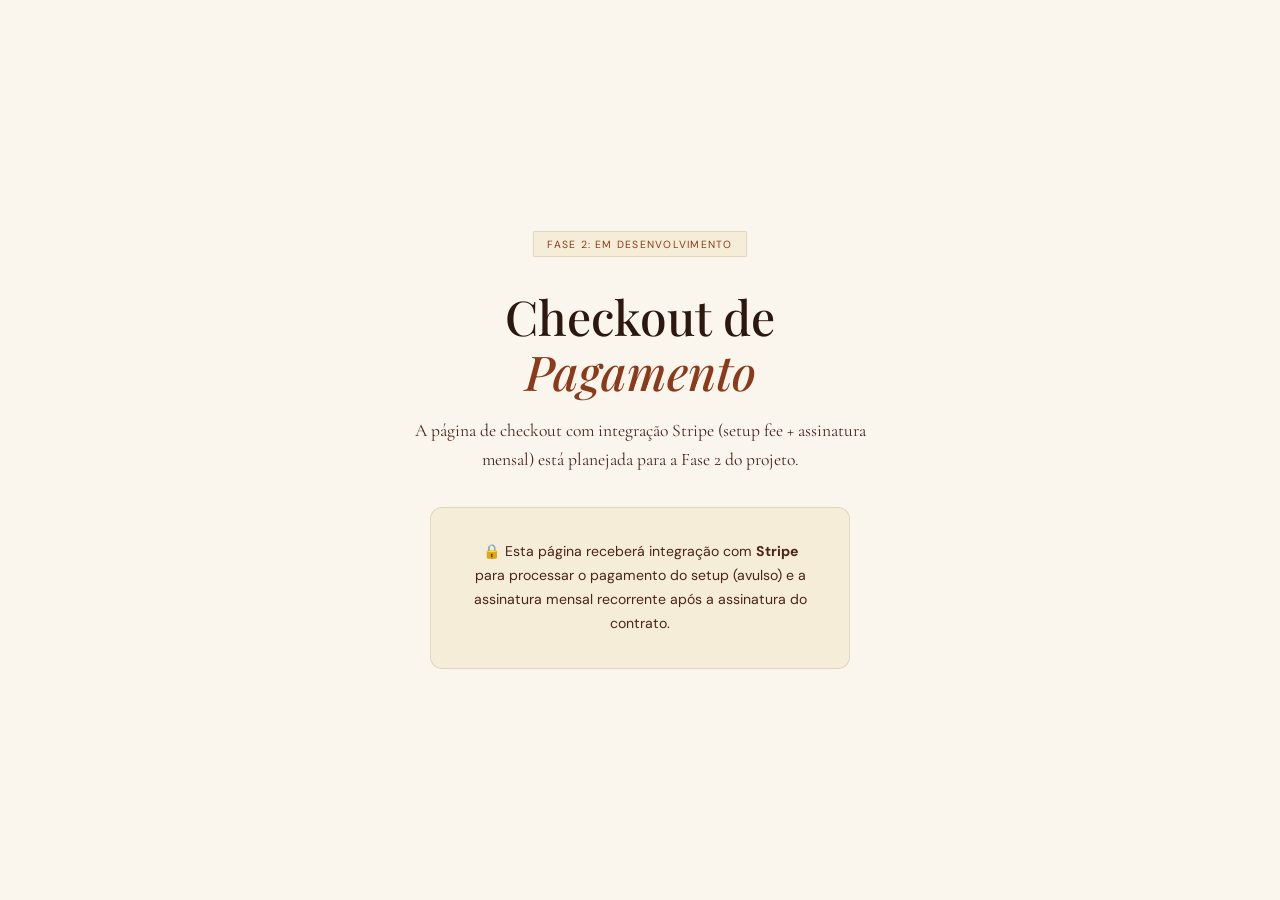
<file: checkout/index.html>
<!DOCTYPE html>
<html lang="pt-BR">
<head>
  <meta charset="UTF-8">
  <meta name="viewport" content="width=device-width, initial-scale=1.0">
  <title>Pagamento | Grid Soluções Web</title>
  <meta name="robots" content="noindex, nofollow">
  <link rel="stylesheet" href="../shared/css/reset.css">
  <link rel="stylesheet" href="../shared/css/tokens.css">
  <link rel="stylesheet" href="../shared/css/components.css">
  <style>
    .checkout-page {
      min-height: 100vh;
      display: flex;
      flex-direction: column;
      align-items: center;
      justify-content: center;
      background: var(--off-white);
      padding: 2rem;
      text-align: center;
    }
    .checkout-badge {
      display: inline-block;
      background: var(--cream);
      border: 1px solid rgba(44, 24, 16, 0.1);
      border-radius: var(--radius-sm);
      padding: 0.35rem 0.85rem;
      font-size: var(--text-xs);
      letter-spacing: 0.12em;
      text-transform: uppercase;
      color: var(--terracota);
      margin-bottom: 2rem;
    }
    .checkout-page h1 {
      font-family: var(--font-display);
      font-size: clamp(2rem, 5vw, 3rem);
      font-weight: 500;
      color: var(--brown-dark);
      margin-bottom: 1rem;
      line-height: 1.15;
    }
    .checkout-page h1 em { font-style: italic; color: var(--terracota); }
    .checkout-page p {
      font-family: var(--font-elegant);
      font-size: 1.1rem;
      color: var(--brown-mid);
      max-width: 460px;
      line-height: 1.7;
      margin: 0 auto 2rem;
    }
    .phase-box {
      background: var(--cream);
      border: 1px solid rgba(44, 24, 16, 0.1);
      border-radius: var(--radius-lg);
      padding: 2rem 2.5rem;
      max-width: 420px;
      margin: 0 auto;
    }
    .phase-box p {
      font-size: var(--text-base);
      color: var(--brown-mid);
      font-family: var(--font-body);
      margin-bottom: 0;
    }
  </style>
</head>
<body>
  <div class="checkout-page">
    <span class="checkout-badge">Fase 2: Em desenvolvimento</span>
    <h1>Checkout de<br><em>Pagamento</em></h1>
    <p>A página de checkout com integração Stripe (setup fee + assinatura mensal) está planejada para a Fase 2 do projeto.</p>
    <div class="phase-box">
      <p>🔒 Esta página receberá integração com <strong>Stripe</strong> para processar o pagamento do setup (avulso) e a assinatura mensal recorrente após a assinatura do contrato.</p>
    </div>
  </div>
  <script src="../shared/js/utils.js?v=3"></script>
</body>
</html>
</file>
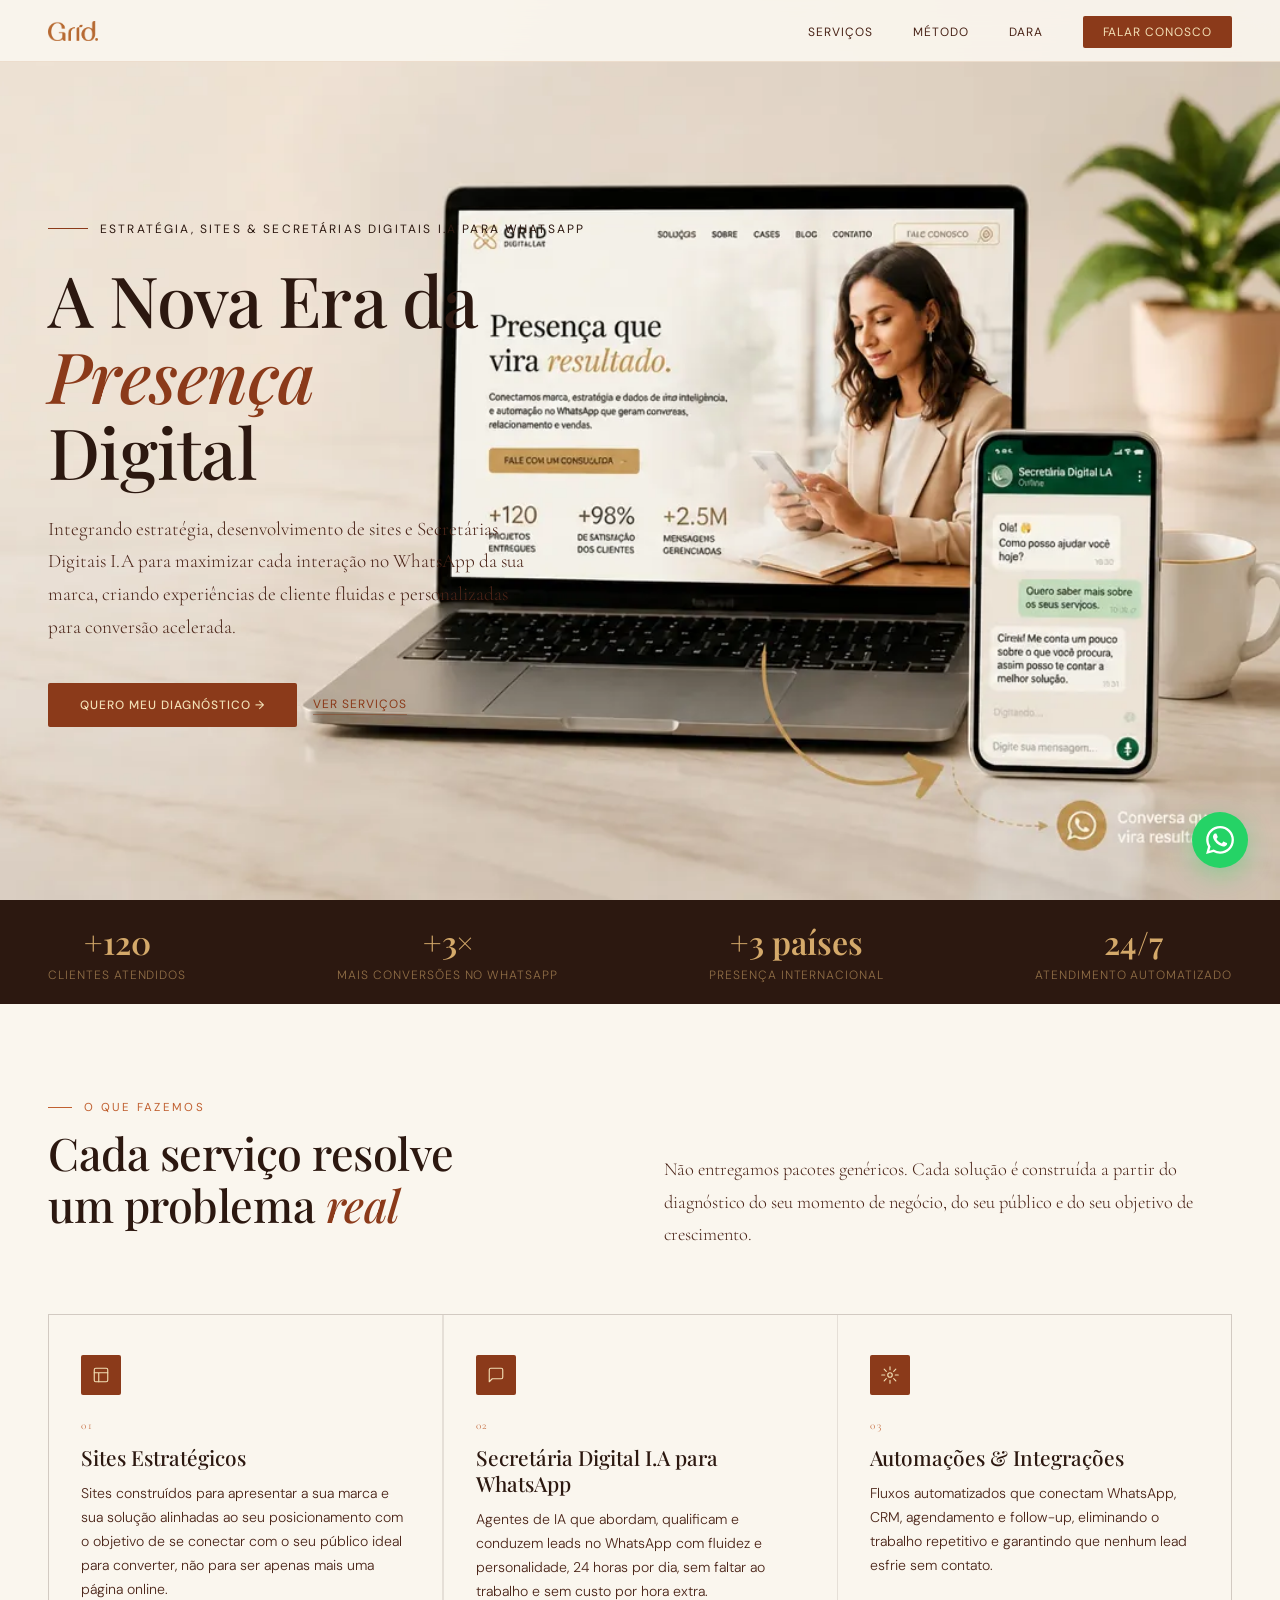
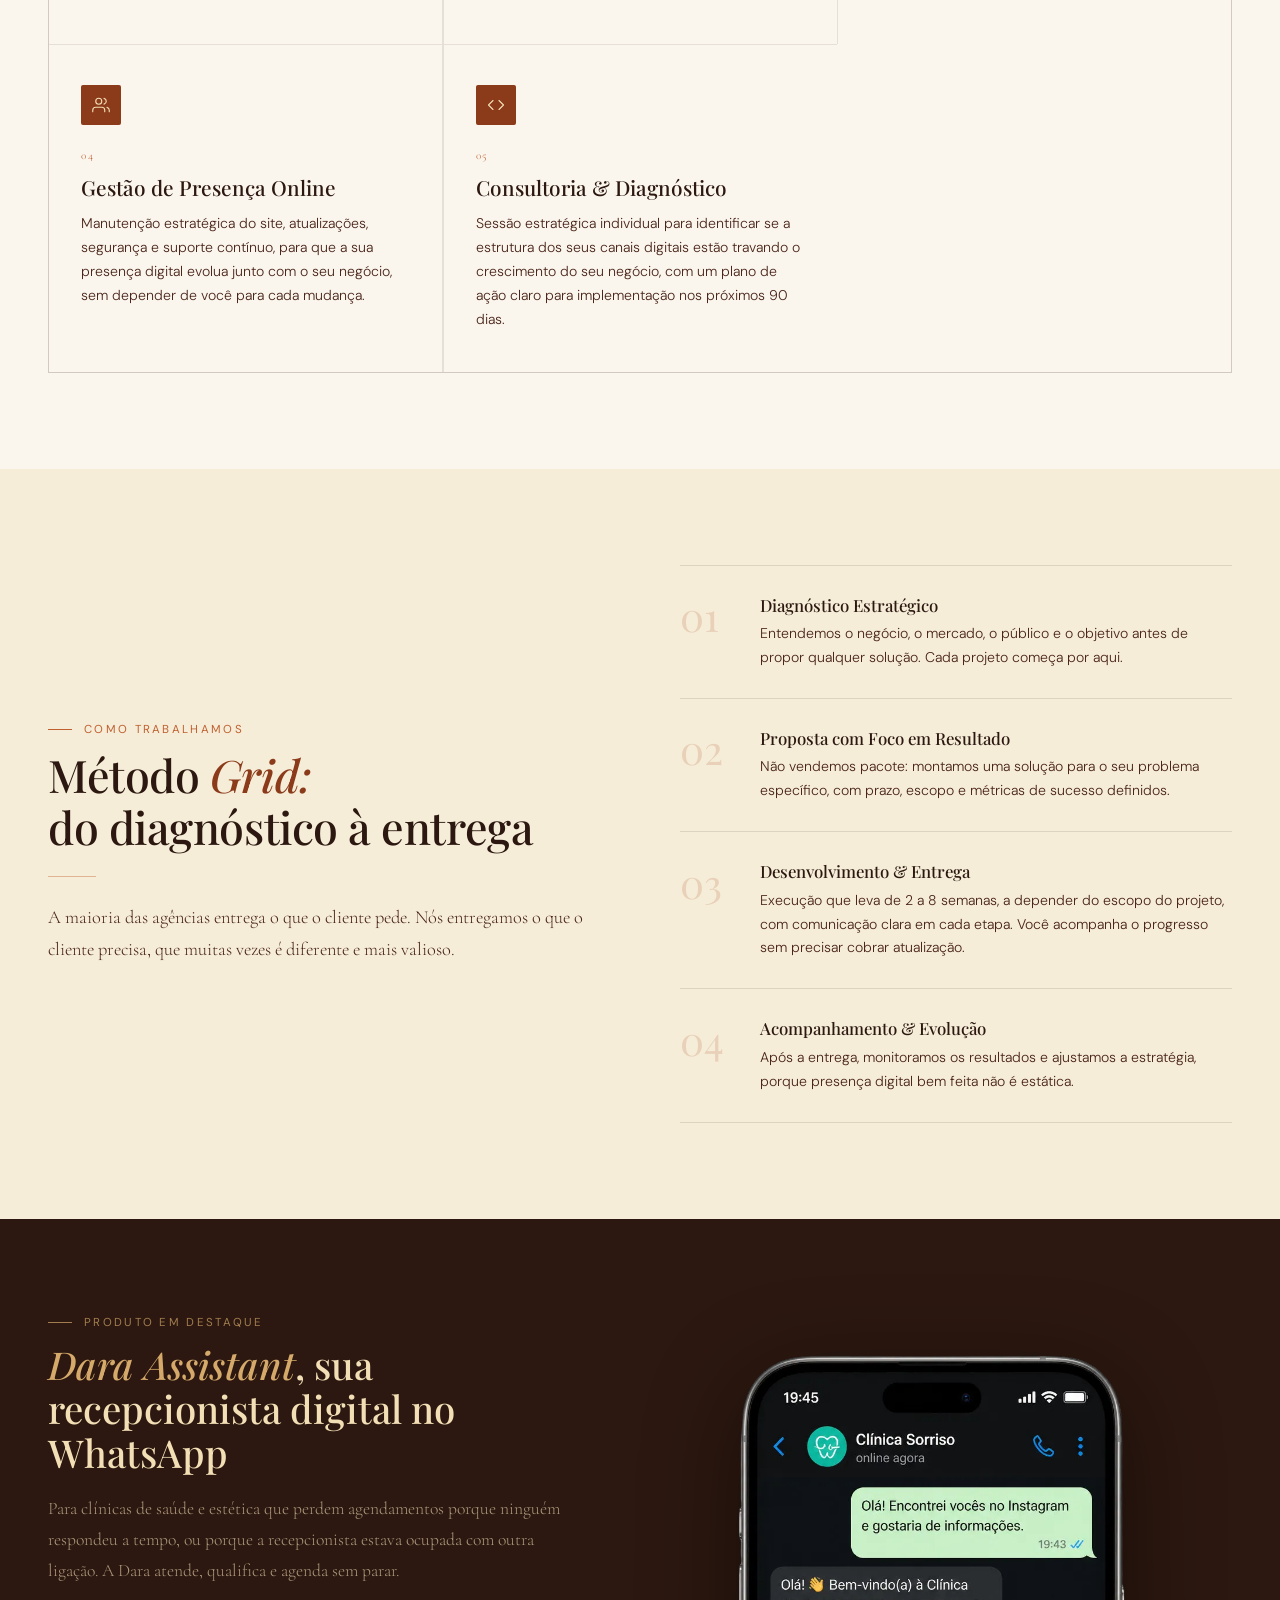
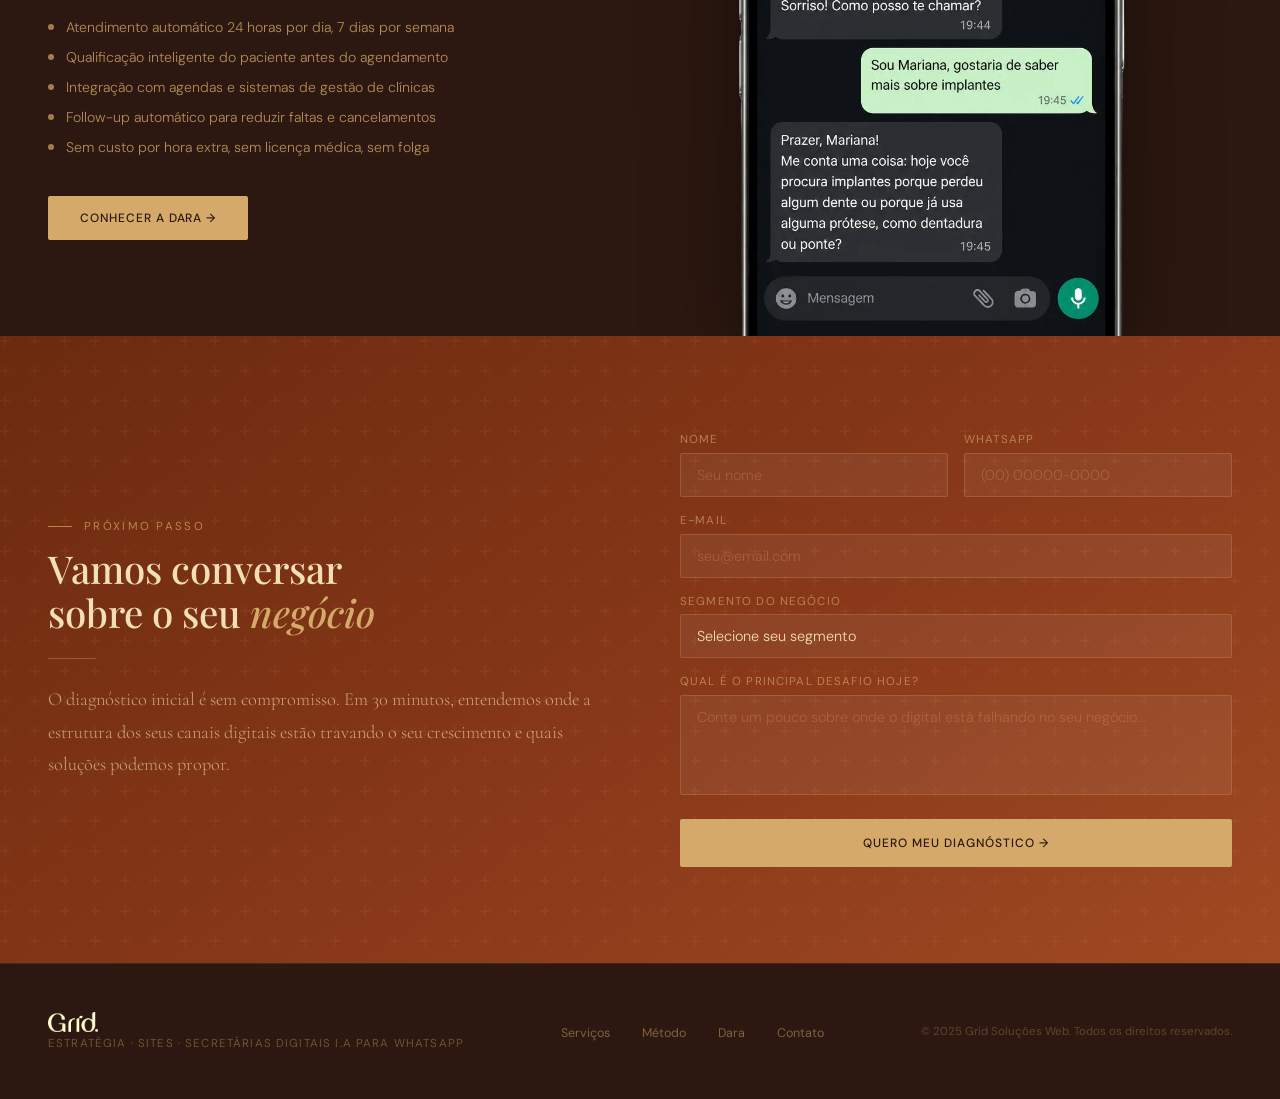
<file: site-institucional/index.html>
<!DOCTYPE html>
<html lang="pt-BR">
<head>
  <meta charset="UTF-8">
  <meta name="viewport" content="width=device-width, initial-scale=1.0">
  <title>Grid Soluções Web | Estratégia, Sites & Secretárias Digitais I.A para WhatsApp</title>
  <meta name="description" content="Integramos estratégia, desenvolvimento de sites e Secretárias Digitais I.A para maximizar cada interação no WhatsApp da sua marca. Diagnóstico sem compromisso.">
  <meta name="robots" content="index, follow">

  <!-- Open Graph -->
  <meta property="og:title" content="Grid Soluções Web">
  <meta property="og:description" content="Estratégia, Sites & Secretárias Digitais I.A para WhatsApp. Presença digital que converte.">
  <meta property="og:type" content="website">
  <meta property="og:locale" content="pt_BR">

  <!-- Design System -->
  <link rel="stylesheet" href="../shared/css/reset.css">
  <link rel="stylesheet" href="../shared/css/tokens.css">
  <link rel="stylesheet" href="../shared/css/components.css">

  <style>
    /* ── Estilos específicos do site institucional ── */

    /* HERO */
    .hero {
      min-height: 100vh;
      background-image: url('../assets/bg-site-grid-2-light-desktop.webp');
      background-size: cover;
      background-position: center right;
      background-repeat: no-repeat;
      position: relative;
      display: flex;
      align-items: center;
      padding: 8rem var(--container-padding) 5rem;
      overflow: hidden;
    }

    .hero .texture-overlay { display: none; }
    .hero .btn-primary { background: var(--terracota); color: var(--champagne-pale); }
    .hero .btn-primary:hover { background: var(--terracota-mid); }
    .hero .btn-ghost { color: var(--terracota); border-bottom-color: rgba(139, 58, 26, 0.45); }

    .hero-inner {
      max-width: var(--container-max);
      margin: 0 auto;
      display: grid;
      grid-template-columns: 1fr 1fr;
      gap: 4rem;
      align-items: center;
      width: 100%;
      position: relative;
      z-index: 1;
    }

    .hero-eyebrow {
      font-family: var(--font-body);
      font-size: var(--text-sm);
      font-weight: 400;
      letter-spacing: 0.18em;
      text-transform: uppercase;
      color: var(--brown-dark);
      margin-bottom: 1.5rem;
      display: flex;
      align-items: center;
      gap: 0.75rem;
    }

    .hero-eyebrow::before {
      content: '';
      display: block;
      width: 2.5rem;
      height: 1px;
      background: var(--terracota);
      opacity: 1;
      flex-shrink: 0;
    }

    .hero h1 {
      font-family: var(--font-display);
      font-size: clamp(3rem, 5.5vw, 5rem);
      font-weight: 500;
      line-height: 1.08;
      color: var(--brown-dark);
      margin-bottom: 1.5rem;
      letter-spacing: -0.01em;
    }

    .hero h1 em {
      font-style: italic;
      color: var(--terracota);
    }

    .hero-desc {
      font-family: var(--font-elegant);
      font-size: 1.2rem;
      font-weight: 300;
      line-height: 1.7;
      color: var(--brown-mid);
      max-width: 480px;
      margin-bottom: 2.5rem;
    }

    .hero-actions {
      display: flex;
      gap: 1rem;
      align-items: center;
      flex-wrap: wrap;
    }

    /* Mockup visual */
    .hero-visual {
      display: flex;
      justify-content: center;
      align-items: center;
      position: relative;
    }

    .mockup-frame {
      background: #1A1A1A;
      border-radius: var(--radius-xl);
      padding: 14px;
      box-shadow: var(--shadow-xl), 0 0 0 1px rgba(255,255,255,0.08);
      width: 100%;
      max-width: 420px;
    }

    .mockup-screen {
      background: linear-gradient(145deg, var(--terracota-deep) 0%, var(--terracota) 50%, var(--terracota-mid) 100%);
      border-radius: 10px;
      padding: 2.5rem 2rem;
      min-height: 280px;
      display: flex;
      flex-direction: column;
      justify-content: space-between;
      position: relative;
      overflow: hidden;
    }

    .mockup-screen .texture-overlay { opacity: 1; }

    .mockup-tag {
      font-size: var(--text-xs);
      letter-spacing: 0.15em;
      text-transform: uppercase;
      color: var(--champagne);
      opacity: 0.7;
      font-family: var(--font-body);
      position: relative;
      z-index: 1;
    }

    .mockup-title {
      font-family: var(--font-display);
      font-size: 1.9rem;
      font-weight: 500;
      color: var(--champagne-pale);
      line-height: 1.15;
      position: relative;
      z-index: 1;
    }

    .mockup-sub {
      font-family: var(--font-elegant);
      font-size: 0.78rem;
      line-height: 1.6;
      color: var(--text-muted-on-terra);
      position: relative;
      z-index: 1;
    }

    .mockup-brand { position: relative; z-index: 1; }

    .mockup-brand p {
      font-family: var(--font-body);
      font-size: var(--text-xs);
      letter-spacing: 0.15em;
      text-transform: uppercase;
      color: var(--champagne);
      font-weight: 500;
    }

    .mockup-brand span {
      font-size: 0.55rem;
      color: rgba(212, 169, 106, 0.55);
      letter-spacing: 0.1em;
      text-transform: uppercase;
      display: block;
      margin-top: 2px;
    }

    /* PROVA SOCIAL / MARCAS */
    .brands {
      padding: var(--space-2xl) 0;
      background: var(--cream);
      overflow: hidden;
    }

    .brands-eyebrow {
      font-size: 0.72rem;
      font-weight: 400;
      letter-spacing: 0.2em;
      text-transform: uppercase;
      color: var(--terracota-light);
      text-align: center;
      margin: 0 var(--container-padding);
    }

    .brands-marquee {
      position: relative;
      margin-top: 2.75rem;
      -webkit-mask-image: linear-gradient(90deg, transparent, #000 10%, #000 90%, transparent);
      mask-image: linear-gradient(90deg, transparent, #000 10%, #000 90%, transparent);
    }

    .brands-track {
      display: flex;
      align-items: center;
      width: max-content;
      animation: brands-scroll 70s linear infinite;
    }

    .brands-marquee:hover .brands-track { animation-play-state: paused; }

    .brand-logo {
      height: 2.4rem;
      width: auto;
      max-width: 160px;
      object-fit: contain;
      margin-right: 4.5rem;
      flex-shrink: 0;
      filter: grayscale(1);
      opacity: 0.5;
      transition: opacity var(--transition-base), filter var(--transition-base);
    }

    .brand-logo:hover { filter: grayscale(0); opacity: 1; }

    @keyframes brands-scroll {
      from { transform: translateX(0); }
      to   { transform: translateX(-50%); }
    }

    @media (prefers-reduced-motion: reduce) {
      .brands-track {
        animation: none;
        flex-wrap: wrap;
        justify-content: center;
        width: auto;
        padding: 0 var(--container-padding);
      }
      .brand-logo { margin: 0 1.75rem 2rem; }
      .brand-logo[aria-hidden="true"] { display: none; }
    }

    /* SERVICES */
    .services-section {
      padding: var(--space-3xl) var(--container-padding);
      background: var(--off-white);
    }

    .services-header {
      display: grid;
      grid-template-columns: 1fr 1fr;
      gap: 3rem;
      align-items: end;
      margin-bottom: 4rem;
    }

    .services-grid {
      display: grid;
      grid-template-columns: repeat(3, 1fr);
      gap: 1.5px;
      background: rgba(44, 24, 16, 0.1);
      border: 1.5px solid rgba(44, 24, 16, 0.1);
    }

    .service-card {
      background: var(--off-white);
      padding: 2.5rem 2rem;
      transition: background var(--transition-base);
      position: relative;
      overflow: hidden;
    }

    .service-card::before {
      content: '';
      position: absolute;
      bottom: 0; left: 0; right: 0;
      height: 3px;
      background: var(--terracota);
      transform: scaleX(0);
      transition: transform 0.3s ease;
      transform-origin: left;
    }

    .service-card:hover { background: var(--cream); }
    .service-card:hover::before { transform: scaleX(1); }

    /* Preenche a célula vazia da grade (5 serviços em 3 colunas) na cor do
       fundo e cobre as linhas internas adjacentes, para não parecer um card. */
    .service-filler {
      background: var(--off-white);
      margin: -1.5px 0 0 -1.5px;
    }

    .service-icon {
      width: 2.5rem;
      height: 2.5rem;
      background: var(--terracota);
      border-radius: var(--radius-sm);
      display: flex;
      align-items: center;
      justify-content: center;
      margin-bottom: 1.5rem;
    }

    .service-icon svg {
      width: 18px;
      height: 18px;
      stroke: var(--champagne-pale);
      fill: none;
      stroke-width: 1.5;
      stroke-linecap: round;
      stroke-linejoin: round;
    }

    .service-number {
      font-family: var(--font-elegant);
      font-size: 0.7rem;
      font-weight: 300;
      letter-spacing: 0.15em;
      color: var(--terracota-light);
      margin-bottom: 0.75rem;
    }

    .service-name {
      font-family: var(--font-display);
      font-size: 1.3rem;
      font-weight: 500;
      color: var(--brown-dark);
      margin-bottom: 0.75rem;
      line-height: 1.25;
    }

    .service-desc {
      font-size: var(--text-base);
      font-weight: 300;
      line-height: 1.7;
      color: var(--brown-mid);
    }

    /* APPROACH */
    .approach-section {
      padding: var(--space-3xl) var(--container-padding);
      background: var(--cream);
    }

    .approach-grid {
      display: grid;
      grid-template-columns: 1fr 1fr;
      gap: 5rem;
      align-items: center;
    }

    .approach-step {
      display: flex;
      gap: 1.5rem;
      padding: 1.75rem 0;
      border-bottom: 0.5px solid rgba(44, 24, 16, 0.12);
    }

    .approach-step:first-child { border-top: 0.5px solid rgba(44, 24, 16, 0.12); }

    .step-num {
      font-family: var(--font-display);
      font-size: 2.5rem;
      font-weight: 400;
      color: rgba(176, 80, 46, 0.18);
      line-height: 1;
      min-width: 3.5rem;
      padding-top: 0.15rem;
    }

    .step-content h4 {
      font-family: var(--font-display);
      font-size: 1.05rem;
      font-weight: 500;
      color: var(--brown-dark);
      margin-bottom: 0.4rem;
    }

    .step-content p {
      font-size: var(--text-base);
      font-weight: 300;
      line-height: 1.7;
      color: var(--brown-mid);
    }

    /* DARA */
    .dara-section {
      background: var(--brown-dark);
      padding: var(--space-3xl) var(--container-padding);
      overflow: hidden;
    }

    .dara-inner {
      max-width: var(--container-max);
      margin: 0 auto;
      display: grid;
      grid-template-columns: 1fr 1.15fr;
      gap: 4rem;
      align-items: center;
    }

    .dara-title {
      font-family: var(--font-display);
      font-size: clamp(1.8rem, 3vw, 2.6rem);
      font-weight: 500;
      color: var(--champagne-pale);
      line-height: 1.15;
      margin-bottom: 1.25rem;
    }

    .dara-title em {
      font-style: italic;
      color: var(--champagne);
    }

    .dara-desc {
      font-family: var(--font-elegant);
      font-size: 1.1rem;
      font-weight: 300;
      line-height: 1.75;
      color: rgba(242, 223, 181, 0.65);
      margin-bottom: 2rem;
    }

    .dara-features {
      display: flex;
      flex-direction: column;
      gap: 0.75rem;
      margin-bottom: 2.5rem;
    }

    .dara-feature {
      display: flex;
      align-items: center;
      gap: 0.75rem;
      font-size: var(--text-base);
      font-weight: 300;
      color: rgba(212, 169, 106, 0.8);
    }

    .dara-feature::before {
      content: '';
      display: block;
      width: 6px;
      height: 6px;
      background: var(--champagne);
      border-radius: 50%;
      opacity: 0.7;
      flex-shrink: 0;
    }

    .dara-mockup {
      display: block;
      width: 100%;
      max-width: 600px;
      height: auto;
      margin: 0 auto calc(var(--space-3xl) * -1);
      filter: drop-shadow(0 24px 48px rgba(0, 0, 0, 0.45));
    }

    .dara-inner > div:last-child { align-self: end; }

    /* RESULTS */
    .results-section {
      padding: var(--space-3xl) var(--container-padding);
      background: var(--off-white);
    }

    .results-intro {
      display: grid;
      grid-template-columns: 1fr 1fr;
      gap: 5rem;
      margin-bottom: 4rem;
      align-items: end;
    }

    .results-grid {
      display: grid;
      grid-template-columns: repeat(2, 1fr);
      gap: 1px;
      background: rgba(44, 24, 16, 0.08);
      border: 1px solid rgba(44, 24, 16, 0.08);
    }

    .result-card {
      background: var(--off-white);
      padding: 2.5rem 2rem;
      transition: background var(--transition-base);
    }

    .result-card:hover { background: var(--cream); }

    .result-area {
      font-size: 0.72rem;
      letter-spacing: 0.12em;
      text-transform: uppercase;
      color: var(--terracota-light);
      margin-bottom: 0.75rem;
    }

    .result-title {
      font-family: var(--font-display);
      font-size: 1.1rem;
      font-weight: 500;
      color: var(--brown-dark);
      margin-bottom: 0.5rem;
      line-height: 1.3;
    }

    .result-desc {
      font-size: 0.85rem;
      font-weight: 300;
      line-height: 1.65;
      color: var(--brown-mid);
    }

    /* CONTACT */
    .contact-section {
      background: linear-gradient(145deg,
        var(--terracota-deep) 0%,
        var(--terracota) 60%,
        var(--terracota-mid) 100%);
      padding: var(--space-3xl) var(--container-padding);
      position: relative;
      overflow: hidden;
    }

    .contact-section .texture-overlay { pointer-events: none; }

    .contact-inner {
      max-width: var(--container-max);
      margin: 0 auto;
      display: grid;
      grid-template-columns: 1fr 1fr;
      gap: 5rem;
      align-items: center;
      position: relative;
      z-index: 1;
    }

    .contact-title {
      font-family: var(--font-display);
      font-size: clamp(1.8rem, 3vw, 2.6rem);
      font-weight: 500;
      color: var(--champagne-pale);
      line-height: 1.15;
      margin-bottom: 1.25rem;
    }

    .contact-title em {
      font-style: italic;
      color: var(--champagne);
    }

    .contact-form {
      display: flex;
      flex-direction: column;
      gap: 1rem;
    }

    /* Estado de envio do botão (spinner) */
    .btn-submit.is-sending { cursor: progress; opacity: 0.9; }
    .btn-submit.is-sending::after {
      content: '';
      display: inline-block;
      width: 0.85em;
      height: 0.85em;
      margin-left: 0.6em;
      vertical-align: -0.12em;
      border: 2px solid currentColor;
      border-right-color: transparent;
      border-radius: 50%;
      animation: btn-spin 0.7s linear infinite;
    }
    @keyframes btn-spin { to { transform: rotate(360deg); } }
    @media (prefers-reduced-motion: reduce) {
      .btn-submit.is-sending::after { animation-duration: 1.6s; }
    }

    /* Logo (imagem) */
    .nav-logo img { height: 20px; width: auto; display: block; }
    .footer-brand img {
      height: 20px;
      width: auto;
      display: block;
      /* recolore a logo terracota para um tom claro sobre o rodapé escuro */
      filter: brightness(0) invert(0.92) sepia(0.35) saturate(2.2) brightness(1.02);
    }

    /* Menu hambúrguer (aparece só no mobile) */
    .nav-toggle {
      display: none;
      flex-direction: column;
      justify-content: center;
      gap: 5px;
      width: 42px;
      height: 42px;
      padding: 9px;
      background: none;
      border: none;
      cursor: pointer;
    }
    .nav-toggle span {
      display: block;
      width: 100%;
      height: 2px;
      background: var(--brown-dark);
      border-radius: 2px;
      transition: transform 0.25s ease, opacity 0.2s ease;
    }

    /* ── RESPONSIVO ── */
    @media (max-width: 900px) {
      .hero {
        padding: 7rem var(--container-padding) 60vh;
        align-items: flex-start;
        background-image: url('../assets/bg-site-grid-2-light-mobile.webp');
        background-position: bottom center;
        background-size: contain;
        background-color: #eee0d3;
      }
      .hero-inner { grid-template-columns: 1fr; gap: 3rem; }

      .services-section,
      .approach-section,
      .results-section { padding: 4rem var(--container-padding); }
      .brands { padding: 3.5rem 0; }
      .brand-logo { height: 2rem; margin-right: 3rem; }
      .dara-section,
      .contact-section { padding: 4rem var(--container-padding); }

      .services-header { grid-template-columns: 1fr; gap: 1.5rem; }
      .services-grid { grid-template-columns: 1fr; }
      .approach-grid { grid-template-columns: 1fr; gap: 3rem; }
      .dara-inner { grid-template-columns: 1fr; gap: 3rem; }
      .dara-mockup { margin-bottom: -4rem; }
      .results-intro { grid-template-columns: 1fr; gap: 2rem; }
      .results-grid { grid-template-columns: 1fr; }
      .contact-inner { grid-template-columns: 1fr; gap: 3rem; }
      .footer-brand img { margin: 0 auto; }

      /* Menu hambúrguer */
      .nav-toggle { display: flex; }
      #nav.open .nav-toggle span:nth-child(1) { transform: translateY(7px) rotate(45deg); }
      #nav.open .nav-toggle span:nth-child(2) { opacity: 0; }
      #nav.open .nav-toggle span:nth-child(3) { transform: translateY(-7px) rotate(-45deg); }

      .nav-links {
        display: flex;
        position: absolute;
        top: 100%;
        left: 0;
        right: 0;
        flex-direction: column;
        gap: 0;
        background: rgba(250, 246, 238, 0.98);
        -webkit-backdrop-filter: blur(12px);
        backdrop-filter: blur(12px);
        border-bottom: 0.5px solid rgba(180, 120, 60, 0.18);
        max-height: 0;
        overflow: hidden;
        transition: max-height 0.3s ease;
      }
      #nav.open .nav-links { max-height: 340px; }
      .nav-links li { width: 100%; }
      .nav-links a {
        display: block;
        padding: 1rem var(--container-padding);
        border-top: 0.5px solid rgba(180, 120, 60, 0.12);
      }
      .nav-links .nav-cta { margin: 0; border-radius: 0; }
    }
  </style>
</head>
<body>

<!-- NAV -->
<nav id="nav">
  <a href="#inicio" class="nav-logo" aria-label="Grid Soluções Web — início"><img src="../assets/Logo_4.webp" alt="Grid Soluções Web"></a>
  <ul class="nav-links" id="nav-links">
    <li><a href="#servicos">Serviços</a></li>
    <li><a href="#metodo">Método</a></li>
    <li><a href="#dara">Dara</a></li>
    <li><a href="#contato" class="nav-cta">Falar conosco</a></li>
  </ul>
  <button class="nav-toggle" id="nav-toggle" type="button" aria-label="Abrir menu" aria-expanded="false" aria-controls="nav-links">
    <span></span><span></span><span></span>
  </button>
</nav>

<!-- HERO -->
<section class="hero" id="inicio">
  <div class="texture-overlay"></div>
  <div class="hero-inner">
    <div class="hero-content fade-up">
      <p class="hero-eyebrow">Estratégia, Sites &amp; Secretárias Digitais I.A para WhatsApp</p>
      <h1>A Nova Era da<br><em>Presença</em><br>Digital</h1>
      <p class="hero-desc">Integrando estratégia, desenvolvimento de sites e Secretárias Digitais I.A para maximizar cada interação no WhatsApp da sua marca, criando experiências de cliente fluidas e personalizadas para conversão acelerada.</p>
      <div class="hero-actions">
        <a href="#contato" class="btn-primary">Quero meu diagnóstico →</a>
        <a href="#servicos" class="btn-ghost">Ver serviços</a>
      </div>
    </div>
    <!-- Mockup do hero comentado (substituído pela imagem de fundo bg-site-grid-2-light)
    <div class="hero-visual fade-up" style="transition-delay: 0.2s">
      <div class="mockup-frame">
        <div class="mockup-screen">
          <div class="texture-overlay"></div>
          <div class="mockup-tag">Grid Soluções Web</div>
          <div>
            <div class="mockup-title">Presença digital<br>que converte</div>
          </div>
          <div class="mockup-sub">Cada interação com a sua marca no WhatsApp pode ser o início de um relacionamento que vende, ou o fim de uma oportunidade.</div>
          <div class="mockup-brand">
            <p>Grid Soluções Web</p>
            <span>Estratégia · Sites · Secretárias Digitais I.A para WhatsApp</span>
          </div>
        </div>
      </div>
    </div>
    -->
  </div>
</section>

<!-- STRIP -->
<div class="strip">
  <div class="strip-inner">
    <div class="strip-stat">
      <strong>+120</strong>
      <span>clientes atendidos</span>
    </div>
    <div class="strip-stat">
      <strong>+3×</strong>
      <span>mais conversões no WhatsApp</span>
    </div>
    <div class="strip-stat">
      <strong>+3 países</strong>
      <span>presença internacional</span>
    </div>
    <div class="strip-stat">
      <strong>24/7</strong>
      <span>atendimento automatizado</span>
    </div>
  </div>
</div>

<!-- PROVA SOCIAL / MARCAS (seção comentada, aguardando logos válidos) -->
<!--
<section class="brands" id="clientes" aria-label="Marcas que confiam na Grid">
  <p class="brands-eyebrow">Marcas que confiam na Grid</p>
  <div class="brands-marquee">
    <div class="brands-track">
      [Conjunto 1]
      <img class="brand-logo" src="../assets/uploads_files/logo_cliente_grid_alpha-b.webp" alt="Alpha B" loading="lazy">
      <img class="brand-logo" src="../assets/uploads_files/logo_cliente_grid_arqone.webp" alt="ArqOne" loading="lazy">
      <img class="brand-logo" src="../assets/uploads_files/logo_cliente_grid_braconf-logo.webp" alt="Braconf" loading="lazy">
      <img class="brand-logo" src="../assets/uploads_files/logo_cliente_grid_cogumelos-vale-verde.webp" alt="Cogumelos Vale Verde" loading="lazy">
      <img class="brand-logo" src="../assets/uploads_files/logo_cliente_grid_cybertelecon.webp" alt="Cyber Telecom" loading="lazy">
      <img class="brand-logo" src="../assets/uploads_files/logo_cliente_grid_home-sol-logo.webp" alt="Home Sol" loading="lazy">
      <img class="brand-logo" src="../assets/uploads_files/logo_cliente_grid_karem-delbem-logo.webp" alt="Karem Delbem" loading="lazy">
      <img class="brand-logo" src="../assets/uploads_files/logo_cliente_grid_logo-brabca-cop.webp" alt="Branca Cop" loading="lazy">
      <img class="brand-logo" src="../assets/uploads_files/logo_cliente_grid_logo-gil-almeida-fonte-roxo.webp" alt="Gil Almeida" loading="lazy">
      <img class="brand-logo" src="../assets/uploads_files/logo_cliente_grid_logo-gw-cinza.webp" alt="GW" loading="lazy">
      <img class="brand-logo" src="../assets/uploads_files/logo_cliente_grid_logo-manutencao-preventiva.webp" alt="Manutenção Preventiva" loading="lazy">
      <img class="brand-logo" src="../assets/uploads_files/logo_cliente_grid_Logo-Sprint-e1618258111417.webp" alt="Sprint" loading="lazy">
      <img class="brand-logo" src="../assets/uploads_files/logo_cliente_grid_mt-auto-ctr.webp" alt="MT Auto Center" loading="lazy">
      <img class="brand-logo" src="../assets/uploads_files/logo_cliente_grid_prado-cavalcante-log.webp" alt="Prado Cavalcante" loading="lazy">
      <img class="brand-logo" src="../assets/uploads_files/logo_cliente_grid_sa-autopecas-logo.webp" alt="SA Autopeças" loading="lazy">
      <img class="brand-logo" src="../assets/uploads_files/logo_cliente_grid_sorrilins.webp" alt="Sorrilins" loading="lazy">
      <img class="brand-logo" src="../assets/uploads_files/logo_cliente_grid_sou_digital.webp" alt="Sou Digital" loading="lazy">
      <img class="brand-logo" src="../assets/uploads_files/logo_cliente_grid_studio_aec_logotipo_rgb_3.webp" alt="Studio AEC" loading="lazy">
      <img class="brand-logo" src="../assets/uploads_files/logo_cliente_grid_T4%20Solucoes%20industriais.webp" alt="T4 Soluções Industriais" loading="lazy">
      <img class="brand-logo" src="../assets/uploads_files/logo_cliente_grid_umai-atlantica-editora.webp" alt="Umai Atlântica Editora" loading="lazy">
      <img class="brand-logo" src="../assets/uploads_files/logo_cliente_grid_umai.webp" alt="Umai" loading="lazy">
      <img class="brand-logo" src="../assets/uploads_files/logo_cliente_grid_Womanas_.webp" alt="Womanas" loading="lazy">
      [Conjunto 2: duplicado, decorativo, para o loop contínuo]
      <img class="brand-logo" src="../assets/uploads_files/logo_cliente_grid_alpha-b.webp" alt="" aria-hidden="true" loading="lazy">
      <img class="brand-logo" src="../assets/uploads_files/logo_cliente_grid_arqone.webp" alt="" aria-hidden="true" loading="lazy">
      <img class="brand-logo" src="../assets/uploads_files/logo_cliente_grid_braconf-logo.webp" alt="" aria-hidden="true" loading="lazy">
      <img class="brand-logo" src="../assets/uploads_files/logo_cliente_grid_cogumelos-vale-verde.webp" alt="" aria-hidden="true" loading="lazy">
      <img class="brand-logo" src="../assets/uploads_files/logo_cliente_grid_cybertelecon.webp" alt="" aria-hidden="true" loading="lazy">
      <img class="brand-logo" src="../assets/uploads_files/logo_cliente_grid_home-sol-logo.webp" alt="" aria-hidden="true" loading="lazy">
      <img class="brand-logo" src="../assets/uploads_files/logo_cliente_grid_karem-delbem-logo.webp" alt="" aria-hidden="true" loading="lazy">
      <img class="brand-logo" src="../assets/uploads_files/logo_cliente_grid_logo-brabca-cop.webp" alt="" aria-hidden="true" loading="lazy">
      <img class="brand-logo" src="../assets/uploads_files/logo_cliente_grid_logo-gil-almeida-fonte-roxo.webp" alt="" aria-hidden="true" loading="lazy">
      <img class="brand-logo" src="../assets/uploads_files/logo_cliente_grid_logo-gw-cinza.webp" alt="" aria-hidden="true" loading="lazy">
      <img class="brand-logo" src="../assets/uploads_files/logo_cliente_grid_logo-manutencao-preventiva.webp" alt="" aria-hidden="true" loading="lazy">
      <img class="brand-logo" src="../assets/uploads_files/logo_cliente_grid_Logo-Sprint-e1618258111417.webp" alt="" aria-hidden="true" loading="lazy">
      <img class="brand-logo" src="../assets/uploads_files/logo_cliente_grid_mt-auto-ctr.webp" alt="" aria-hidden="true" loading="lazy">
      <img class="brand-logo" src="../assets/uploads_files/logo_cliente_grid_prado-cavalcante-log.webp" alt="" aria-hidden="true" loading="lazy">
      <img class="brand-logo" src="../assets/uploads_files/logo_cliente_grid_sa-autopecas-logo.webp" alt="" aria-hidden="true" loading="lazy">
      <img class="brand-logo" src="../assets/uploads_files/logo_cliente_grid_sorrilins.webp" alt="" aria-hidden="true" loading="lazy">
      <img class="brand-logo" src="../assets/uploads_files/logo_cliente_grid_sou_digital.webp" alt="" aria-hidden="true" loading="lazy">
      <img class="brand-logo" src="../assets/uploads_files/logo_cliente_grid_studio_aec_logotipo_rgb_3.webp" alt="" aria-hidden="true" loading="lazy">
      <img class="brand-logo" src="../assets/uploads_files/logo_cliente_grid_T4%20Solucoes%20industriais.webp" alt="" aria-hidden="true" loading="lazy">
      <img class="brand-logo" src="../assets/uploads_files/logo_cliente_grid_umai-atlantica-editora.webp" alt="" aria-hidden="true" loading="lazy">
      <img class="brand-logo" src="../assets/uploads_files/logo_cliente_grid_umai.webp" alt="" aria-hidden="true" loading="lazy">
      <img class="brand-logo" src="../assets/uploads_files/logo_cliente_grid_Womanas_.webp" alt="" aria-hidden="true" loading="lazy">
    </div>
  </div>
</section>
-->

<!-- SERVICES -->
<section class="services-section" id="servicos">
  <div class="section-inner">
    <div class="services-header fade-up">
      <div>
        <p class="section-label">O que fazemos</p>
        <h2 class="section-title">Cada serviço resolve<br>um problema <em>real</em></h2>
      </div>
      <div>
        <p class="section-desc">Não entregamos pacotes genéricos. Cada solução é construída a partir do diagnóstico do seu momento de negócio, do seu público e do seu objetivo de crescimento.</p>
      </div>
    </div>

    <div class="services-grid fade-up" style="transition-delay: 0.1s">
      <div class="service-card">
        <div class="service-icon">
          <svg viewBox="0 0 24 24"><rect x="3" y="3" width="18" height="18" rx="2"/><path d="M3 9h18M9 21V9"/></svg>
        </div>
        <p class="service-number">01</p>
        <h3 class="service-name">Sites Estratégicos</h3>
        <p class="service-desc">Sites construídos para apresentar a sua marca e sua solução alinhadas ao seu posicionamento com o objetivo de se conectar com o seu público ideal para converter, não para ser apenas mais uma página online.</p>
      </div>
      <div class="service-card">
        <div class="service-icon">
          <svg viewBox="0 0 24 24"><path d="M21 15a2 2 0 0 1-2 2H7l-4 4V5a2 2 0 0 1 2-2h14a2 2 0 0 1 2 2z"/></svg>
        </div>
        <p class="service-number">02</p>
        <h3 class="service-name">Secretária Digital I.A para WhatsApp</h3>
        <p class="service-desc">Agentes de IA que abordam, qualificam e conduzem leads no WhatsApp com fluidez e personalidade, 24 horas por dia, sem faltar ao trabalho e sem custo por hora extra.</p>
      </div>
      <div class="service-card">
        <div class="service-icon">
          <svg viewBox="0 0 24 24"><circle cx="12" cy="12" r="3"/><path d="M12 1v4M12 19v4M4.22 4.22l2.83 2.83M16.95 16.95l2.83 2.83M1 12h4M19 12h4M4.22 19.78l2.83-2.83M16.95 7.05l2.83-2.83"/></svg>
        </div>
        <p class="service-number">03</p>
        <h3 class="service-name">Automações &amp; Integrações</h3>
        <p class="service-desc">Fluxos automatizados que conectam WhatsApp, CRM, agendamento e follow-up, eliminando o trabalho repetitivo e garantindo que nenhum lead esfrie sem contato.</p>
      </div>
      <div class="service-card">
        <div class="service-icon">
          <svg viewBox="0 0 24 24"><path d="M17 21v-2a4 4 0 0 0-4-4H5a4 4 0 0 0-4 4v2"/><circle cx="9" cy="7" r="4"/><path d="M23 21v-2a4 4 0 0 0-3-3.87"/><path d="M16 3.13a4 4 0 0 1 0 7.75"/></svg>
        </div>
        <p class="service-number">04</p>
        <h3 class="service-name">Gestão de Presença Online</h3>
        <p class="service-desc">Manutenção estratégica do site, atualizações, segurança e suporte contínuo, para que a sua presença digital evolua junto com o seu negócio, sem depender de você para cada mudança.</p>
      </div>
      <div class="service-card">
        <div class="service-icon">
          <svg viewBox="0 0 24 24"><polyline points="16 18 22 12 16 6"/><polyline points="8 6 2 12 8 18"/></svg>
        </div>
        <p class="service-number">05</p>
        <h3 class="service-name">Consultoria &amp; Diagnóstico</h3>
        <p class="service-desc">Sessão estratégica individual para identificar se a estrutura dos seus canais digitais estão travando o crescimento do seu negócio, com um plano de ação claro para implementação nos próximos 90 dias.</p>
      </div>
      <div class="service-filler" aria-hidden="true"></div>
    </div>
  </div>
</section>

<!-- APPROACH -->
<section class="approach-section" id="metodo">
  <div class="section-inner">
    <div class="approach-grid">
      <div class="fade-up">
        <p class="section-label">Como trabalhamos</p>
        <h2 class="section-title">Método <em>Grid:</em><br>do diagnóstico à entrega</h2>
        <div class="divider"></div>
        <p class="section-desc">A maioria das agências entrega o que o cliente pede. Nós entregamos o que o cliente precisa, que muitas vezes é diferente e mais valioso.</p>
      </div>
      <div class="fade-up" style="transition-delay: 0.15s">
        <div class="approach-step">
          <div class="step-num">01</div>
          <div class="step-content">
            <h4>Diagnóstico Estratégico</h4>
            <p>Entendemos o negócio, o mercado, o público e o objetivo antes de propor qualquer solução. Cada projeto começa por aqui.</p>
          </div>
        </div>
        <div class="approach-step">
          <div class="step-num">02</div>
          <div class="step-content">
            <h4>Proposta com Foco em Resultado</h4>
            <p>Não vendemos pacote: montamos uma solução para o seu problema específico, com prazo, escopo e métricas de sucesso definidos.</p>
          </div>
        </div>
        <div class="approach-step">
          <div class="step-num">03</div>
          <div class="step-content">
            <h4>Desenvolvimento &amp; Entrega</h4>
            <p>Execução que leva de 2 a 8 semanas, a depender do escopo do projeto, com comunicação clara em cada etapa. Você acompanha o progresso sem precisar cobrar atualização.</p>
          </div>
        </div>
        <div class="approach-step">
          <div class="step-num">04</div>
          <div class="step-content">
            <h4>Acompanhamento &amp; Evolução</h4>
            <p>Após a entrega, monitoramos os resultados e ajustamos a estratégia, porque presença digital bem feita não é estática.</p>
          </div>
        </div>
      </div>
    </div>
  </div>
</section>

<!-- DARA -->
<section class="dara-section" id="dara">
  <div class="dara-inner">
    <div class="fade-up">
      <p class="section-label section-label--light">Produto em destaque</p>
      <h2 class="dara-title"><em>Dara Assistant</em>, sua recepcionista digital no WhatsApp</h2>
      <p class="dara-desc">Para clínicas de saúde e estética que perdem agendamentos porque ninguém respondeu a tempo, ou porque a recepcionista estava ocupada com outra ligação. A Dara atende, qualifica e agenda sem parar.</p>
      <div class="dara-features">
        <p class="dara-feature">Atendimento automático 24 horas por dia, 7 dias por semana</p>
        <p class="dara-feature">Qualificação inteligente do paciente antes do agendamento</p>
        <p class="dara-feature">Integração com agendas e sistemas de gestão de clínicas</p>
        <p class="dara-feature">Follow-up automático para reduzir faltas e cancelamentos</p>
        <p class="dara-feature">Sem custo por hora extra, sem licença médica, sem folga</p>
      </div>
      <a href="#contato" class="btn-primary">Conhecer a Dara →</a>
    </div>
    <div class="fade-up" style="transition-delay: 0.15s">
      <img class="dara-mockup" src="../assets/mockup-clinica.webp" alt="Conversa no WhatsApp entre uma paciente e a Dara, recepcionista digital da Grid, qualificando o atendimento de uma clínica" loading="lazy">
    </div>
  </div>
</section>

<!-- RESULTS (seção comentada temporariamente) -->
<!--
<section class="results-section" id="resultados">
  <div class="section-inner">
    <div class="results-intro fade-up">
      <div>
        <p class="section-label">Por que a Grid</p>
        <h2 class="section-title">O que muda quando<br>o digital <em>funciona</em></h2>
      </div>
      <div>
        <p class="section-desc">Clientes que vieram para "fazer um site" perceberam, no processo, que o problema era outro: a forma como a marca se comunicava, a ausência de um fluxo de atendimento, a falta de estratégia para converter visita em cliente.</p>
      </div>
    </div>
    <div class="results-grid fade-up" style="transition-delay: 0.1s">
      <div class="result-card">
        <p class="result-area">Saúde &amp; Estética</p>
        <h4 class="result-title">Clínica com lista de espera após implementação da Dara</h4>
        <p class="result-desc">Uma clínica de estética em São Paulo reduziu os horários vagos em 68% no primeiro mês com a Dara gerenciando o agendamento e o follow-up de confirmação pelo WhatsApp.</p>
      </div>
      <div class="result-card">
        <p class="result-area">Serviços Profissionais</p>
        <h4 class="result-title">Escritório de advocacia triplicou a captação de leads qualificados</h4>
        <p class="result-desc">Um site refatorado com copy estratégica e uma Secretária Digital I.A para triagem inicial transformou o WhatsApp do escritório no maior canal de novos clientes, superando indicações.</p>
      </div>
      <div class="result-card">
        <p class="result-area">Varejo Local</p>
        <h4 class="result-title">Ateliê floral vendeu para fora da cidade pelo primeiro site</h4>
        <p class="result-desc">Com um site pensado para posicionar o trabalho artesanal em um mercado premium e automação de orçamentos pelo WhatsApp, o ateliê passou a receber pedidos de outras cidades.</p>
      </div>
      <div class="result-card">
        <p class="result-area">Educação &amp; Cursos</p>
        <h4 class="result-title">Lançamento de curso gerou 3× mais matrículas que o anterior</h4>
        <p class="result-desc">Uma landing page estratégica com sequência de aquecimento pelo WhatsApp e Secretária Digital I.A para tirar dúvidas em tempo real durante o lançamento dobrou a taxa de conversão de leads em alunos.</p>
      </div>
    </div>
  </div>
</section>
-->

<!-- CONTACT -->
<section class="contact-section" id="contato">
  <div class="texture-overlay"></div>
  <div class="contact-inner">
    <div class="fade-up">
      <p class="section-label section-label--light">Próximo passo</p>
      <h2 class="contact-title">Vamos conversar<br>sobre o seu <em>negócio</em></h2>
      <div class="divider divider--light"></div>
      <p class="section-desc section-desc--light">O diagnóstico inicial é sem compromisso. Em 30 minutos, entendemos onde a estrutura dos seus canais digitais estão travando o seu crescimento e quais soluções podemos propor.</p>
    </div>
    <form class="contact-form fade-up" style="transition-delay: 0.15s" onsubmit="handleSubmit(event)">
      <div class="form-row">
        <div class="form-group">
          <label for="nome">Nome</label>
          <input id="nome" name="nome" type="text" placeholder="Seu nome" required>
        </div>
        <div class="form-group">
          <label for="whatsapp">WhatsApp</label>
          <input id="whatsapp" name="whatsapp" type="tel" placeholder="(00) 00000-0000" required>
        </div>
      </div>
      <div class="form-group">
        <label for="email">E-mail</label>
        <input id="email" name="email" type="email" placeholder="seu@email.com" required>
      </div>
      <div class="form-group">
        <label for="segmento">Segmento do negócio</label>
        <select id="segmento" name="segmento">
          <option value="" disabled selected>Selecione seu segmento</option>
          <option>Saúde &amp; Estética</option>
          <option>Serviços Profissionais</option>
          <option>Varejo &amp; Comércio</option>
          <option>Educação &amp; Cursos</option>
          <option>Outros</option>
        </select>
      </div>
      <div class="form-group">
        <label for="desafio">Qual é o principal desafio hoje?</label>
        <textarea id="desafio" name="desafio" placeholder="Conte um pouco sobre onde o digital está falhando no seu negócio..."></textarea>
      </div>
      <button id="btn-submit" class="btn-submit" type="submit">Quero meu diagnóstico →</button>
    </form>
  </div>
</section>

<!-- FOOTER -->
<footer>
  <div class="footer-inner">
    <div>
      <div class="footer-brand"><img src="../assets/Logo_4.webp" alt="Grid Soluções Web"></div>
      <div class="footer-sub">Estratégia · Sites · Secretárias Digitais I.A para WhatsApp</div>
    </div>
    <ul class="footer-links">
      <li><a href="#servicos">Serviços</a></li>
      <li><a href="#metodo">Método</a></li>
      <li><a href="#dara">Dara</a></li>
      <li><a href="#contato">Contato</a></li>
    </ul>
    <div class="footer-copy">© 2025 Grid Soluções Web. Todos os direitos reservados.</div>
  </div>
</footer>

<!-- WhatsApp Float -->
<a href="https://wa.me/5517991501844?text=Ol%C3%A1%2C%20vim%20pelo%20site%20e%20gostaria%20de%20conhecer%20mais%20sobre%20seus%20servi%C3%A7os" class="wpp-float" target="_blank" rel="noopener" title="Fale pelo WhatsApp" id="wpp-float-btn">
  <svg viewBox="0 0 24 24" xmlns="http://www.w3.org/2000/svg">
    <path d="M17.472 14.382c-.297-.149-1.758-.867-2.03-.967-.273-.099-.471-.148-.67.15-.197.297-.767.966-.94 1.164-.173.199-.347.223-.644.075-.297-.15-1.255-.463-2.39-1.475-.883-.788-1.48-1.761-1.653-2.059-.173-.297-.018-.458.13-.606.134-.133.298-.347.446-.52.149-.174.198-.298.298-.497.099-.198.05-.371-.025-.52-.075-.149-.669-1.612-.916-2.207-.242-.579-.487-.5-.669-.51-.173-.008-.371-.01-.57-.01-.198 0-.52.074-.792.372-.272.297-1.04 1.016-1.04 2.479 0 1.462 1.065 2.875 1.213 3.074.149.198 2.096 3.2 5.077 4.487.709.306 1.262.489 1.694.625.712.227 1.36.195 1.871.118.571-.085 1.758-.719 2.006-1.413.248-.694.248-1.289.173-1.413-.074-.124-.272-.198-.57-.347m-5.421 7.403h-.004a9.87 9.87 0 01-5.031-1.378l-.361-.214-3.741.982.998-3.648-.235-.374a9.86 9.86 0 01-1.51-5.26c.001-5.45 4.436-9.884 9.888-9.884 2.64 0 5.122 1.03 6.988 2.898a9.825 9.825 0 012.893 6.994c-.003 5.45-4.437 9.884-9.885 9.884m8.413-18.297A11.815 11.815 0 0012.05 0C5.495 0 .16 5.335.157 11.892c0 2.096.547 4.142 1.588 5.945L.057 24l6.305-1.654a11.882 11.882 0 005.683 1.448h.005c6.554 0 11.89-5.335 11.893-11.893a11.821 11.821 0 00-3.48-8.413z"/>
  </svg>
</a>

<script src="../shared/js/utils.js?v=3"></script>
<script>
  /* Menu hambúrguer (mobile) */
  (function () {
    var nav = document.getElementById('nav');
    var toggle = document.getElementById('nav-toggle');
    if (!nav || !toggle) return;
    function setOpen(open) {
      nav.classList.toggle('open', open);
      toggle.setAttribute('aria-expanded', open ? 'true' : 'false');
      toggle.setAttribute('aria-label', open ? 'Fechar menu' : 'Abrir menu');
    }
    toggle.addEventListener('click', function (e) {
      e.stopPropagation();
      setOpen(!nav.classList.contains('open'));
    });
    nav.querySelectorAll('.nav-links a').forEach(function (a) {
      a.addEventListener('click', function () { setOpen(false); });
    });
    document.addEventListener('click', function (e) {
      if (nav.classList.contains('open') && !nav.contains(e.target)) setOpen(false);
    });
    document.addEventListener('keydown', function (e) {
      if (e.key === 'Escape') setOpen(false);
    });
  })();
</script>
</body>
</html>
</file>
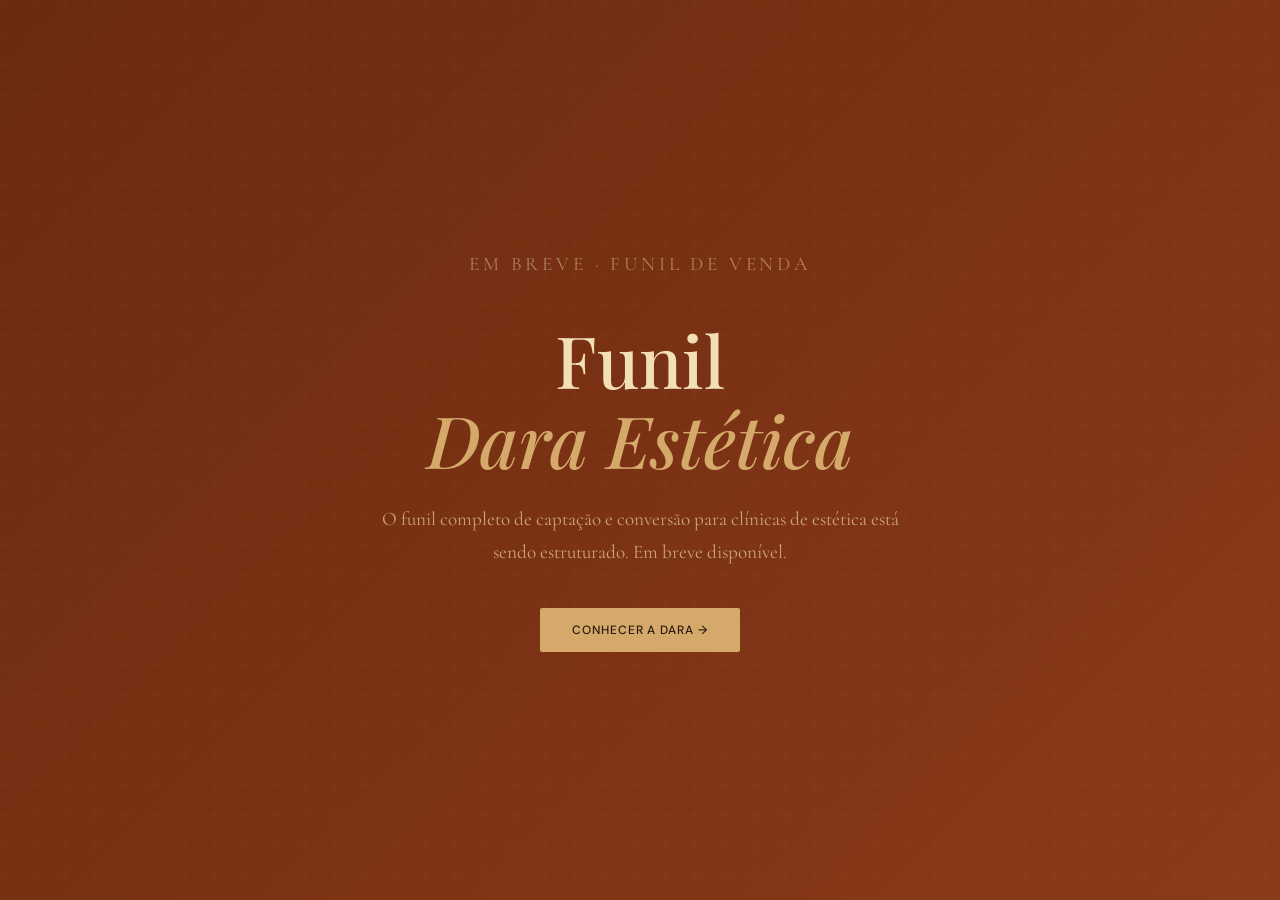
<file: funis/dara-estetica/index.html>
<!DOCTYPE html>
<html lang="pt-BR">
<head>
  <meta charset="UTF-8">
  <meta name="viewport" content="width=device-width, initial-scale=1.0">
  <title>Dara para Estética | Grid Soluções Web</title>
  <meta name="description" content="Conheça a Dara Assistant e transforme o WhatsApp da sua clínica de estética em uma máquina de agendamentos.">
  <link rel="stylesheet" href="../../shared/css/reset.css">
  <link rel="stylesheet" href="../../shared/css/tokens.css">
  <link rel="stylesheet" href="../../shared/css/components.css">
  <style>
    .coming-soon {
      min-height: 100vh;
      display: flex;
      flex-direction: column;
      align-items: center;
      justify-content: center;
      background: linear-gradient(135deg, var(--terracota-deep), var(--terracota));
      text-align: center;
      padding: 2rem;
      position: relative;
      overflow: hidden;
    }
    .coming-soon .texture-overlay { opacity: 0.4; }
    .coming-badge {
      font-family: var(--font-body);
      font-size: var(--text-xs);
      letter-spacing: 0.2em;
      text-transform: uppercase;
      color: var(--champagne);
      opacity: 0.7;
      margin-bottom: 1.5rem;
      position: relative;
      z-index: 1;
    }
    .coming-soon h1 {
      font-family: var(--font-display);
      font-size: clamp(2.5rem, 6vw, 4.5rem);
      font-weight: 500;
      color: var(--champagne-pale);
      line-height: 1.1;
      margin-bottom: 1.5rem;
      position: relative;
      z-index: 1;
    }
    .coming-soon h1 em { font-style: italic; color: var(--champagne); }
    .coming-soon p {
      font-family: var(--font-elegant);
      font-size: 1.2rem;
      color: var(--text-muted-on-terra);
      max-width: 520px;
      line-height: 1.7;
      margin-bottom: 2.5rem;
      position: relative;
      z-index: 1;
    }
  </style>
</head>
<body>
  <div class="coming-soon">
    <div class="texture-overlay"></div>
    <p class="coming-badge">Em breve · Funil de Venda</p>
    <h1>Funil<br><em>Dara Estética</em></h1>
    <p>O funil completo de captação e conversão para clínicas de estética está sendo estruturado. Em breve disponível.</p>
    <a href="../../site-institucional/#dara" class="btn-primary">Conhecer a Dara →</a>
  </div>
  <script src="../../shared/js/utils.js?v=3"></script>
</body>
</html>
</file>
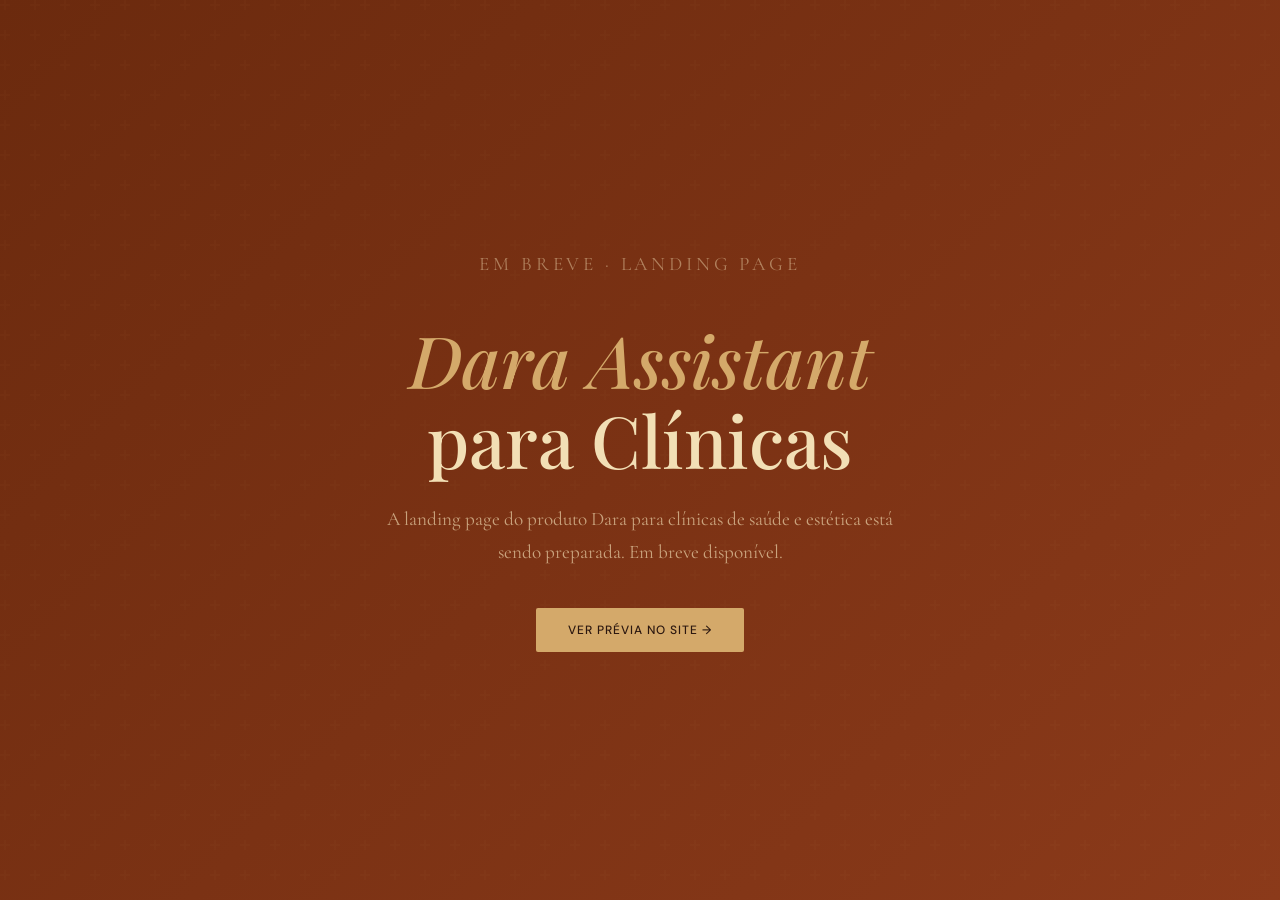
<file: landing-pages/dara-clinicas/index.html>
<!DOCTYPE html>
<html lang="pt-BR">
<head>
  <meta charset="UTF-8">
  <meta name="viewport" content="width=device-width, initial-scale=1.0">
  <title>Dara Assistant para Clínicas | Grid Soluções Web</title>
  <meta name="description" content="Dara Assistant: a recepcionista digital para clínicas de saúde e estética que agenda, qualifica e faz follow-up automaticamente no WhatsApp.">
  <link rel="stylesheet" href="../../shared/css/reset.css">
  <link rel="stylesheet" href="../../shared/css/tokens.css">
  <link rel="stylesheet" href="../../shared/css/components.css">
  <style>
    .coming-soon {
      min-height: 100vh;
      display: flex;
      flex-direction: column;
      align-items: center;
      justify-content: center;
      background: linear-gradient(135deg, var(--terracota-deep), var(--terracota));
      text-align: center;
      padding: 2rem;
      position: relative;
      overflow: hidden;
    }
    .coming-soon .texture-overlay { opacity: 0.4; }
    .coming-badge {
      font-family: var(--font-body);
      font-size: var(--text-xs);
      letter-spacing: 0.2em;
      text-transform: uppercase;
      color: var(--champagne);
      opacity: 0.7;
      margin-bottom: 1.5rem;
      position: relative;
      z-index: 1;
    }
    .coming-soon h1 {
      font-family: var(--font-display);
      font-size: clamp(2.5rem, 6vw, 4.5rem);
      font-weight: 500;
      color: var(--champagne-pale);
      line-height: 1.1;
      margin-bottom: 1.5rem;
      position: relative;
      z-index: 1;
    }
    .coming-soon h1 em { font-style: italic; color: var(--champagne); }
    .coming-soon p {
      font-family: var(--font-elegant);
      font-size: 1.2rem;
      color: var(--text-muted-on-terra);
      max-width: 520px;
      line-height: 1.7;
      margin-bottom: 2.5rem;
      position: relative;
      z-index: 1;
    }
  </style>
</head>
<body>
  <div class="coming-soon">
    <div class="texture-overlay"></div>
    <p class="coming-badge">Em breve · Landing Page</p>
    <h1><em>Dara Assistant</em><br>para Clínicas</h1>
    <p>A landing page do produto Dara para clínicas de saúde e estética está sendo preparada. Em breve disponível.</p>
    <a href="../../site-institucional/#dara" class="btn-primary">Ver prévia no site →</a>
  </div>
  <script src="../../shared/js/utils.js?v=3"></script>
</body>
</html>
</file>
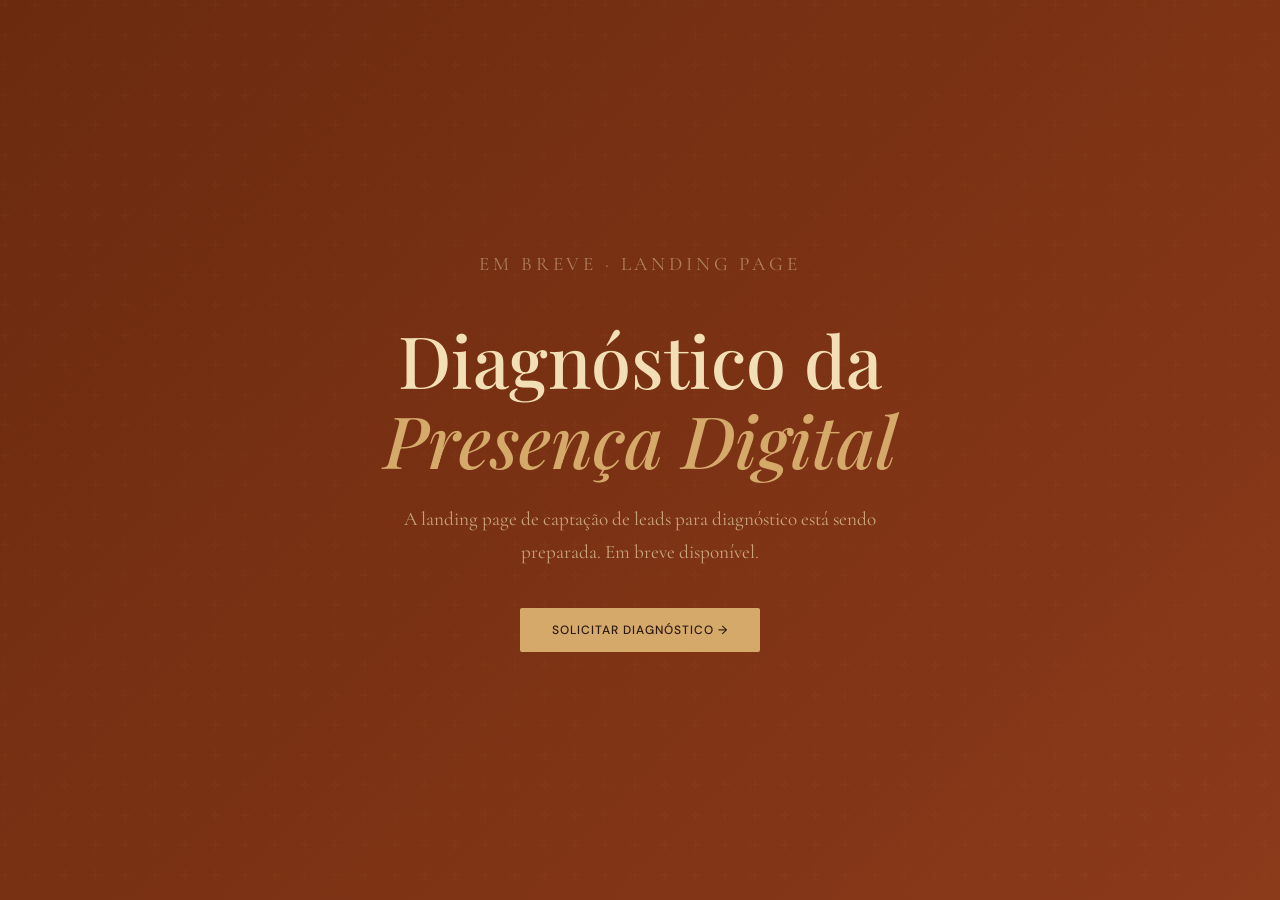
<file: landing-pages/diagnostico-gratuito/index.html>
<!DOCTYPE html>
<html lang="pt-BR">
<head>
  <meta charset="UTF-8">
  <meta name="viewport" content="width=device-width, initial-scale=1.0">
  <title>Diagnóstico | Grid Soluções Web</title>
  <meta name="description" content="Solicite seu diagnóstico da presença digital do seu negócio com a Grid Soluções Web.">
  <link rel="stylesheet" href="../../shared/css/reset.css">
  <link rel="stylesheet" href="../../shared/css/tokens.css">
  <link rel="stylesheet" href="../../shared/css/components.css">
  <style>
    .coming-soon {
      min-height: 100vh;
      display: flex;
      flex-direction: column;
      align-items: center;
      justify-content: center;
      background: linear-gradient(135deg, var(--terracota-deep), var(--terracota));
      text-align: center;
      padding: 2rem;
      position: relative;
      overflow: hidden;
    }
    .coming-soon .texture-overlay { opacity: 0.4; }
    .coming-badge {
      font-family: var(--font-body);
      font-size: var(--text-xs);
      letter-spacing: 0.2em;
      text-transform: uppercase;
      color: var(--champagne);
      opacity: 0.7;
      margin-bottom: 1.5rem;
      position: relative;
      z-index: 1;
    }
    .coming-soon h1 {
      font-family: var(--font-display);
      font-size: clamp(2.5rem, 6vw, 4.5rem);
      font-weight: 500;
      color: var(--champagne-pale);
      line-height: 1.1;
      margin-bottom: 1.5rem;
      position: relative;
      z-index: 1;
    }
    .coming-soon h1 em { font-style: italic; color: var(--champagne); }
    .coming-soon p {
      font-family: var(--font-elegant);
      font-size: 1.2rem;
      color: var(--text-muted-on-terra);
      max-width: 520px;
      line-height: 1.7;
      margin-bottom: 2.5rem;
      position: relative;
      z-index: 1;
    }
  </style>
</head>
<body>
  <div class="coming-soon">
    <div class="texture-overlay"></div>
    <p class="coming-badge">Em breve · Landing Page</p>
    <h1>Diagnóstico da<br><em>Presença Digital</em></h1>
    <p>A landing page de captação de leads para diagnóstico está sendo preparada. Em breve disponível.</p>
    <a href="../../site-institucional/#contato" class="btn-primary">Solicitar diagnóstico →</a>
  </div>
  <script src="../../shared/js/utils.js?v=3"></script>
</body>
</html>
</file>
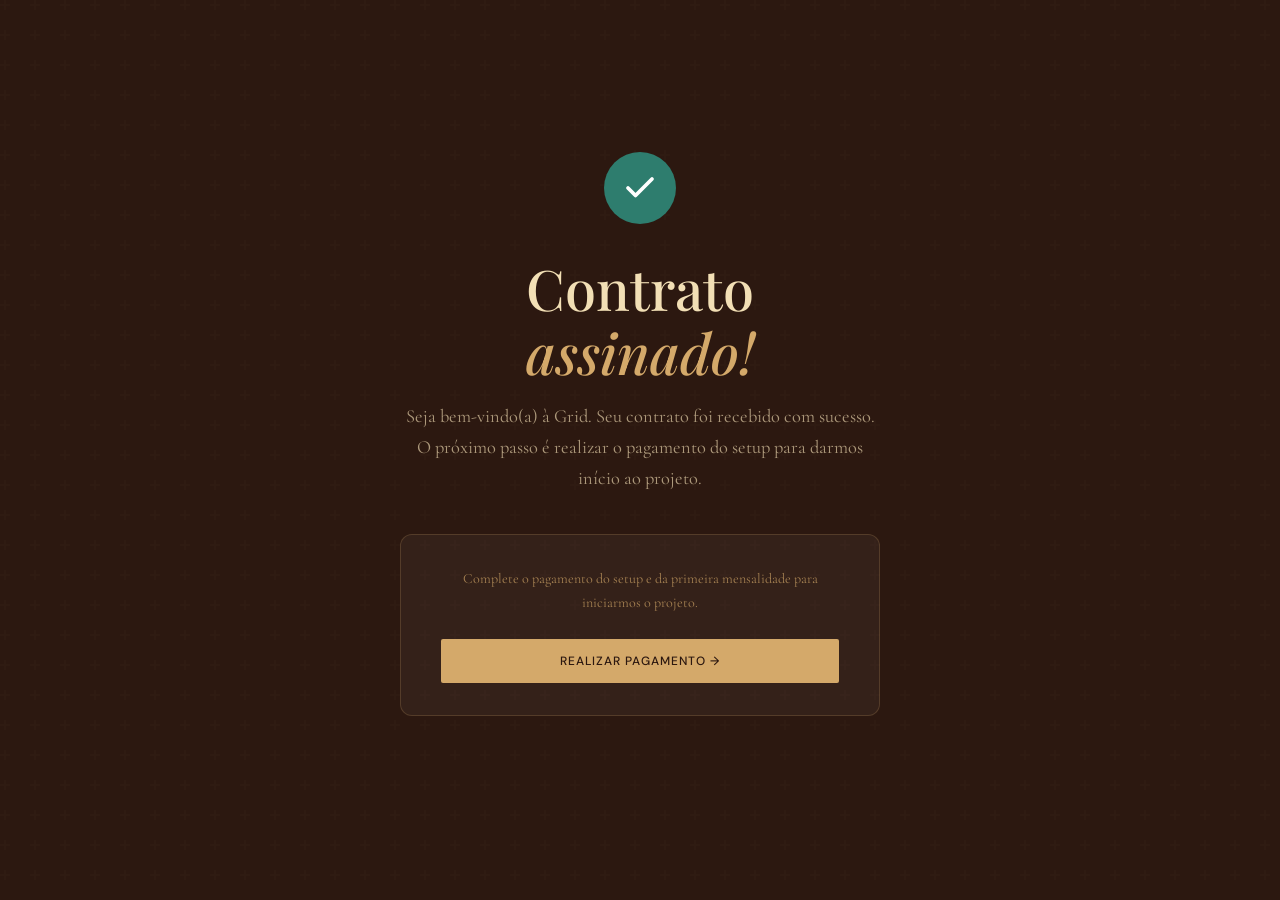
<file: obrigado/contrato/index.html>
<!DOCTYPE html>
<html lang="pt-BR">
<head>
  <meta charset="UTF-8">
  <meta name="viewport" content="width=device-width, initial-scale=1.0">
  <title>Contrato Assinado | Grid Soluções Web</title>
  <meta name="robots" content="noindex, nofollow">
  <link rel="stylesheet" href="../../shared/css/reset.css">
  <link rel="stylesheet" href="../../shared/css/tokens.css">
  <link rel="stylesheet" href="../../shared/css/components.css">
  <style>
    .obrigado {
      min-height: 100vh;
      display: flex;
      flex-direction: column;
      align-items: center;
      justify-content: center;
      background: var(--brown-dark);
      text-align: center;
      padding: 2rem;
      position: relative;
      overflow: hidden;
    }
    .obrigado .texture-overlay { opacity: 0.3; }
    .obrigado-icon {
      width: 72px;
      height: 72px;
      background: var(--teal);
      border-radius: 50%;
      display: flex;
      align-items: center;
      justify-content: center;
      margin: 0 auto 2rem;
      position: relative;
      z-index: 1;
    }
    .obrigado-icon svg {
      width: 36px;
      height: 36px;
      stroke: white;
      fill: none;
      stroke-width: 2.5;
      stroke-linecap: round;
      stroke-linejoin: round;
    }
    .obrigado h1 {
      font-family: var(--font-display);
      font-size: clamp(2rem, 5vw, 3.5rem);
      font-weight: 500;
      color: var(--champagne-pale);
      margin-bottom: 1rem;
      line-height: 1.15;
      position: relative;
      z-index: 1;
    }
    .obrigado h1 em { font-style: italic; color: var(--champagne); }
    .obrigado p {
      font-family: var(--font-elegant);
      font-size: 1.15rem;
      color: rgba(242, 223, 181, 0.65);
      max-width: 480px;
      line-height: 1.7;
      margin: 0 auto 2.5rem;
      position: relative;
      z-index: 1;
    }
    .payment-box {
      background: rgba(255, 255, 255, 0.04);
      border: 0.5px solid rgba(212, 169, 106, 0.2);
      border-radius: var(--radius-lg);
      padding: 2rem 2.5rem;
      max-width: 480px;
      margin: 0 auto 2rem;
      position: relative;
      z-index: 1;
    }
    .payment-box p {
      font-size: var(--text-base);
      color: rgba(212, 169, 106, 0.7);
      margin-bottom: 1.5rem;
    }
  </style>
</head>
<body>
  <div class="obrigado">
    <div class="texture-overlay"></div>
    <div class="obrigado-icon">
      <svg viewBox="0 0 24 24"><polyline points="20 6 9 17 4 12"/></svg>
    </div>
    <h1>Contrato<br><em>assinado!</em></h1>
    <p>Seja bem-vindo(a) à Grid. Seu contrato foi recebido com sucesso. O próximo passo é realizar o pagamento do setup para darmos início ao projeto.</p>
    <div class="payment-box">
      <p>Complete o pagamento do setup e da primeira mensalidade para iniciarmos o projeto.</p>
      <!-- Fase 2: link do checkout Stripe aqui -->
      <a href="../../checkout/" class="btn-primary" style="width: 100%; justify-content: center;">Realizar pagamento →</a>
    </div>
  </div>
  <script src="../../shared/js/utils.js?v=3"></script>
</body>
</html>
</file>
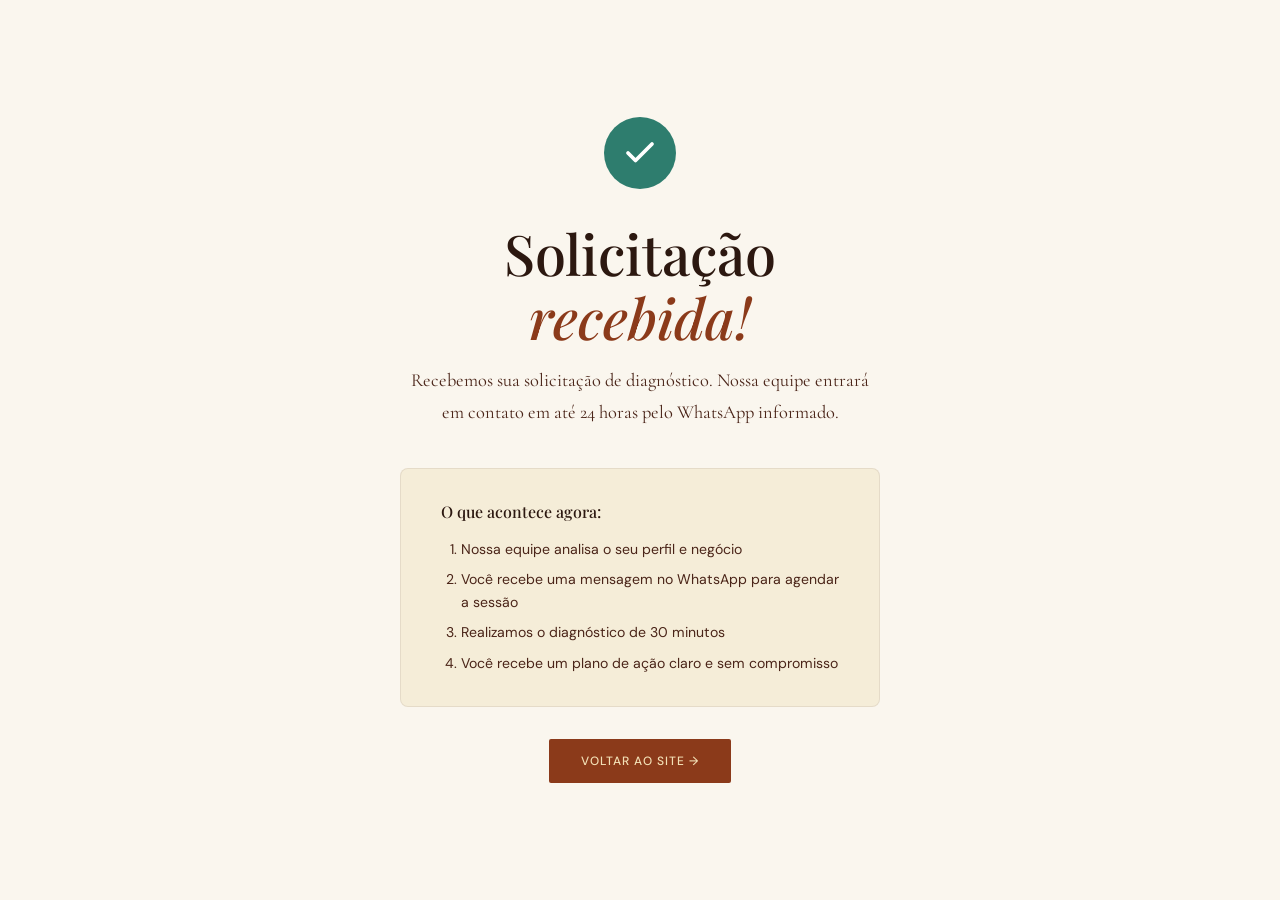
<file: obrigado/diagnostico/index.html>
<!DOCTYPE html>
<html lang="pt-BR">
<head>
  <meta charset="UTF-8">
  <meta name="viewport" content="width=device-width, initial-scale=1.0">
  <title>Solicitação Recebida | Grid Soluções Web</title>
  <meta name="robots" content="noindex, nofollow">
  <link rel="stylesheet" href="../../shared/css/reset.css">
  <link rel="stylesheet" href="../../shared/css/tokens.css">
  <link rel="stylesheet" href="../../shared/css/components.css">
  <style>
    .obrigado {
      min-height: 100vh;
      display: flex;
      flex-direction: column;
      align-items: center;
      justify-content: center;
      background: var(--off-white);
      text-align: center;
      padding: 2rem;
    }
    .obrigado-icon {
      width: 72px;
      height: 72px;
      background: var(--teal);
      border-radius: 50%;
      display: flex;
      align-items: center;
      justify-content: center;
      margin: 0 auto 2rem;
    }
    .obrigado-icon svg {
      width: 36px;
      height: 36px;
      stroke: white;
      fill: none;
      stroke-width: 2.5;
      stroke-linecap: round;
      stroke-linejoin: round;
    }
    .obrigado h1 {
      font-family: var(--font-display);
      font-size: clamp(2rem, 5vw, 3.5rem);
      font-weight: 500;
      color: var(--brown-dark);
      margin-bottom: 1rem;
      line-height: 1.15;
    }
    .obrigado h1 em { font-style: italic; color: var(--terracota); }
    .obrigado p {
      font-family: var(--font-elegant);
      font-size: 1.15rem;
      color: var(--brown-mid);
      max-width: 480px;
      line-height: 1.7;
      margin: 0 auto 2.5rem;
    }
    .next-steps {
      background: var(--cream);
      border: 1px solid rgba(44, 24, 16, 0.08);
      border-radius: var(--radius-md);
      padding: 2rem 2.5rem;
      max-width: 480px;
      margin: 0 auto 2rem;
      text-align: left;
    }
    .next-steps h3 {
      font-family: var(--font-display);
      font-size: 1rem;
      font-weight: 500;
      color: var(--brown-dark);
      margin-bottom: 1rem;
    }
    .next-steps ol {
      list-style: decimal;
      padding-left: 1.25rem;
      display: flex;
      flex-direction: column;
      gap: 0.5rem;
    }
    .next-steps li {
      font-size: var(--text-base);
      color: var(--brown-mid);
      line-height: 1.6;
    }
  </style>
</head>
<body>
  <div class="obrigado">
    <div class="obrigado-icon">
      <svg viewBox="0 0 24 24"><polyline points="20 6 9 17 4 12"/></svg>
    </div>
    <h1>Solicitação<br><em>recebida!</em></h1>
    <p>Recebemos sua solicitação de diagnóstico. Nossa equipe entrará em contato em até 24 horas pelo WhatsApp informado.</p>
    <div class="next-steps">
      <h3>O que acontece agora:</h3>
      <ol>
        <li>Nossa equipe analisa o seu perfil e negócio</li>
        <li>Você recebe uma mensagem no WhatsApp para agendar a sessão</li>
        <li>Realizamos o diagnóstico de 30 minutos</li>
        <li>Você recebe um plano de ação claro e sem compromisso</li>
      </ol>
    </div>
    <a href="../../site-institucional/" class="btn-primary btn-primary--dark">Voltar ao site →</a>
  </div>
  <script src="../../shared/js/utils.js?v=3"></script>
</body>
</html>
</file>
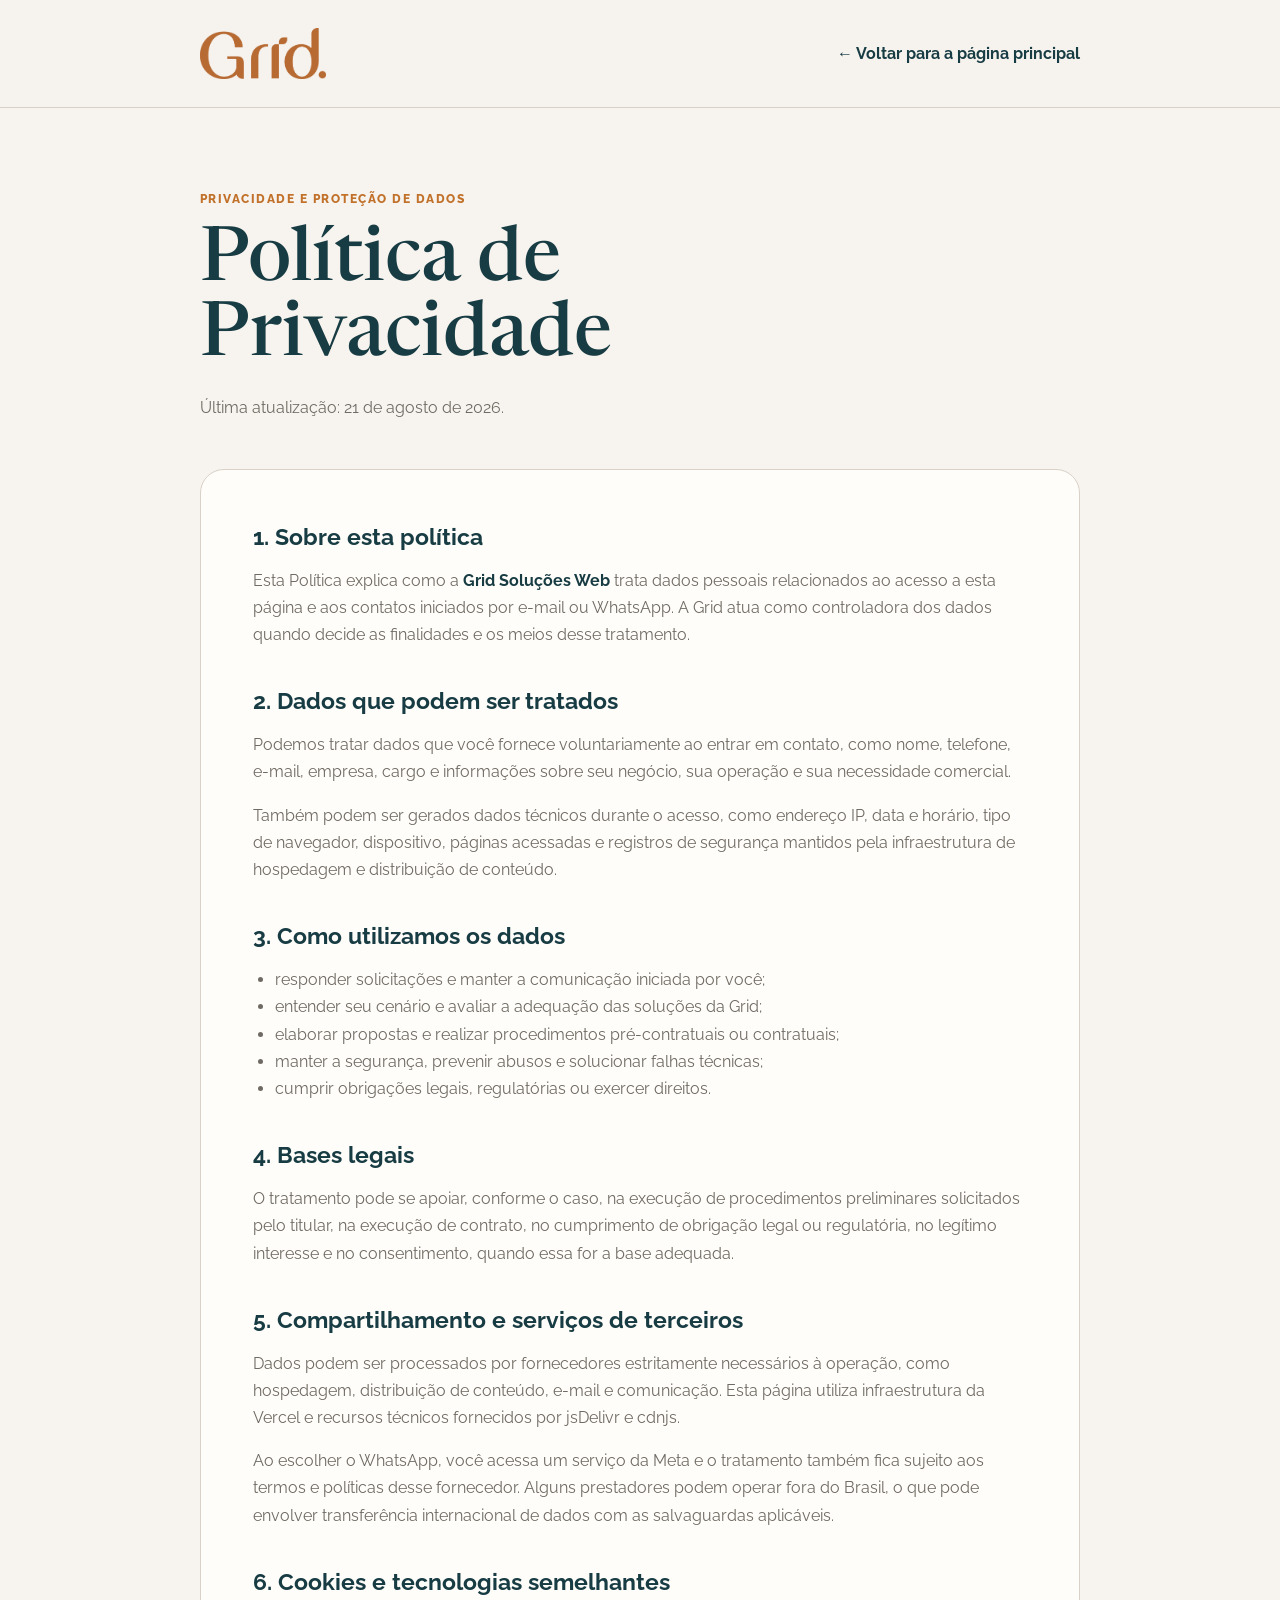
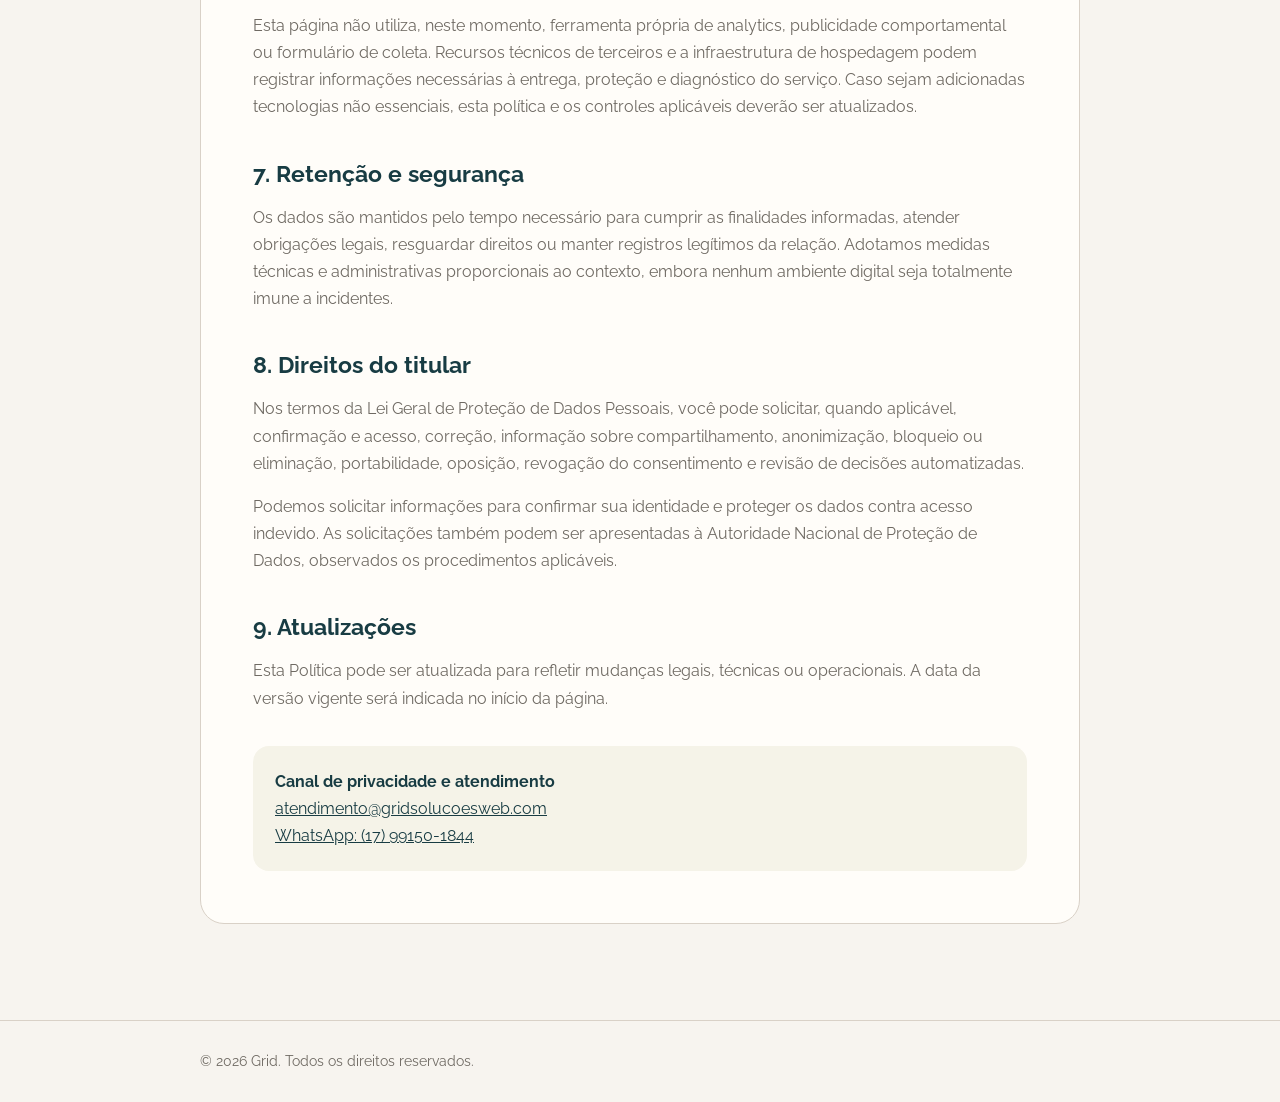
<file: landing-pages/grid-lp-func-dig-para-prestadora-de-servico/politica-de-privacidade.html>
<!DOCTYPE html>
<html lang="pt-BR">
<head>
  <meta charset="UTF-8" />
  <meta name="viewport" content="width=device-width, initial-scale=1.0" />
  <meta name="description" content="Política de Privacidade da Grid Soluções Web." />
  <title>Política de Privacidade — Grid</title>
  <link rel="preload" as="font" type="font/woff2" href="../../assets/fonts/lp-principal-v1/raleway-latin-variable.woff2" crossorigin />
  <style>
    @font-face{
      font-family:"Raleway";font-style:normal;font-weight:400 900;font-display:swap;
      src:url("../../assets/fonts/lp-principal-v1/raleway-latin-variable.woff2") format("woff2");
    }
    @font-face{
      font-family:"Newsreader";font-style:normal;font-weight:400 700;font-display:swap;
      src:url("../../assets/fonts/lp-principal-v1/newsreader-latin-variable.woff2") format("woff2");
    }
    :root{--bg:#f7f4ef;--surface:#fffdf9;--ink:#183c43;--muted:#6f6a63;--line:#d9d1c7;--accent:#c1712a;--max:880px}
    *{box-sizing:border-box}
    html{scroll-behavior:smooth}
    body{margin:0;background:var(--bg);color:var(--ink);font-family:"Raleway",sans-serif;line-height:1.7;-webkit-font-smoothing:antialiased}
    a{color:inherit}
    a:focus-visible{outline:3px solid var(--accent);outline-offset:4px}
    .container{width:min(calc(100% - 40px),var(--max));margin-inline:auto}
    header{padding:28px 0;border-bottom:1px solid var(--line);background:rgba(247,244,239,.92)}
    header .container{display:flex;align-items:center;justify-content:space-between;gap:24px}
    header img{display:block;width:126px;height:auto}
    .back{font-weight:700;text-decoration:none}
    main{padding:76px 0 96px}
    .eyebrow{color:var(--accent);font-size:.78rem;font-weight:800;letter-spacing:.12em;text-transform:uppercase}
    h1{max-width:760px;margin:14px 0 18px;font-family:"Newsreader",Georgia,serif;font-size:clamp(2.7rem,7vw,4.7rem);font-weight:500;line-height:1}
    .updated{margin-bottom:48px;color:var(--muted)}
    article{padding:clamp(24px,5vw,52px);border:1px solid var(--line);border-radius:24px;background:var(--surface)}
    h2{margin:38px 0 10px;font-size:1.45rem;line-height:1.25}
    h2:first-child{margin-top:0}
    p,li{color:var(--muted)}
    strong{color:var(--ink)}
    ul{padding-left:22px}
    .contact{margin-top:34px;padding:22px;border-radius:16px;background:#f5f3e8}
    footer{padding:28px 0;border-top:1px solid var(--line);color:var(--muted);font-size:.9rem}
    @media(max-width:600px){header .container{align-items:flex-start;flex-direction:column}main{padding-top:54px}}
    @media(prefers-reduced-motion:reduce){html{scroll-behavior:auto}}
  </style>
</head>
<body>
  <header>
    <div class="container">
      <a href="/" aria-label="Voltar para a página principal da Grid">
        <img src="../../assets/logo/Logo_grid-laranja.png" alt="Grid." width="2596" height="1050" />
      </a>
      <a class="back" href="/">← Voltar para a página principal</a>
    </div>
  </header>

  <main>
    <div class="container">
      <span class="eyebrow">Privacidade e proteção de dados</span>
      <h1>Política de Privacidade</h1>
      <p class="updated">Última atualização: 21 de agosto de 2026.</p>

      <article>
        <h2>1. Sobre esta política</h2>
        <p>Esta Política explica como a <strong>Grid Soluções Web</strong> trata dados pessoais relacionados ao acesso a esta página e aos contatos iniciados por e-mail ou WhatsApp. A Grid atua como controladora dos dados quando decide as finalidades e os meios desse tratamento.</p>

        <h2>2. Dados que podem ser tratados</h2>
        <p>Podemos tratar dados que você fornece voluntariamente ao entrar em contato, como nome, telefone, e-mail, empresa, cargo e informações sobre seu negócio, sua operação e sua necessidade comercial.</p>
        <p>Também podem ser gerados dados técnicos durante o acesso, como endereço IP, data e horário, tipo de navegador, dispositivo, páginas acessadas e registros de segurança mantidos pela infraestrutura de hospedagem e distribuição de conteúdo.</p>

        <h2>3. Como utilizamos os dados</h2>
        <ul>
          <li>responder solicitações e manter a comunicação iniciada por você;</li>
          <li>entender seu cenário e avaliar a adequação das soluções da Grid;</li>
          <li>elaborar propostas e realizar procedimentos pré-contratuais ou contratuais;</li>
          <li>manter a segurança, prevenir abusos e solucionar falhas técnicas;</li>
          <li>cumprir obrigações legais, regulatórias ou exercer direitos.</li>
        </ul>

        <h2>4. Bases legais</h2>
        <p>O tratamento pode se apoiar, conforme o caso, na execução de procedimentos preliminares solicitados pelo titular, na execução de contrato, no cumprimento de obrigação legal ou regulatória, no legítimo interesse e no consentimento, quando essa for a base adequada.</p>

        <h2>5. Compartilhamento e serviços de terceiros</h2>
        <p>Dados podem ser processados por fornecedores estritamente necessários à operação, como hospedagem, distribuição de conteúdo, e-mail e comunicação. Esta página utiliza infraestrutura da Vercel e recursos técnicos fornecidos por jsDelivr e cdnjs.</p>
        <p>Ao escolher o WhatsApp, você acessa um serviço da Meta e o tratamento também fica sujeito aos termos e políticas desse fornecedor. Alguns prestadores podem operar fora do Brasil, o que pode envolver transferência internacional de dados com as salvaguardas aplicáveis.</p>

        <h2>6. Cookies e tecnologias semelhantes</h2>
        <p>Esta página não utiliza, neste momento, ferramenta própria de analytics, publicidade comportamental ou formulário de coleta. Recursos técnicos de terceiros e a infraestrutura de hospedagem podem registrar informações necessárias à entrega, proteção e diagnóstico do serviço. Caso sejam adicionadas tecnologias não essenciais, esta política e os controles aplicáveis deverão ser atualizados.</p>

        <h2>7. Retenção e segurança</h2>
        <p>Os dados são mantidos pelo tempo necessário para cumprir as finalidades informadas, atender obrigações legais, resguardar direitos ou manter registros legítimos da relação. Adotamos medidas técnicas e administrativas proporcionais ao contexto, embora nenhum ambiente digital seja totalmente imune a incidentes.</p>

        <h2>8. Direitos do titular</h2>
        <p>Nos termos da Lei Geral de Proteção de Dados Pessoais, você pode solicitar, quando aplicável, confirmação e acesso, correção, informação sobre compartilhamento, anonimização, bloqueio ou eliminação, portabilidade, oposição, revogação do consentimento e revisão de decisões automatizadas.</p>
        <p>Podemos solicitar informações para confirmar sua identidade e proteger os dados contra acesso indevido. As solicitações também podem ser apresentadas à Autoridade Nacional de Proteção de Dados, observados os procedimentos aplicáveis.</p>

        <h2>9. Atualizações</h2>
        <p>Esta Política pode ser atualizada para refletir mudanças legais, técnicas ou operacionais. A data da versão vigente será indicada no início da página.</p>

        <div class="contact">
          <strong>Canal de privacidade e atendimento</strong><br />
          <a href="mailto:atendimento@gridsolucoesweb.com">atendimento@gridsolucoesweb.com</a><br />
          <a href="https://wa.me/5517991501844" target="_blank" rel="noopener noreferrer">WhatsApp: (17) 99150-1844</a>
        </div>
      </article>
    </div>
  </main>

  <footer>
    <div class="container">© <span id="year"></span> Grid. Todos os direitos reservados.</div>
  </footer>
  <script>document.getElementById('year').textContent = new Date().getFullYear();</script>
</body>
</html>
</file>
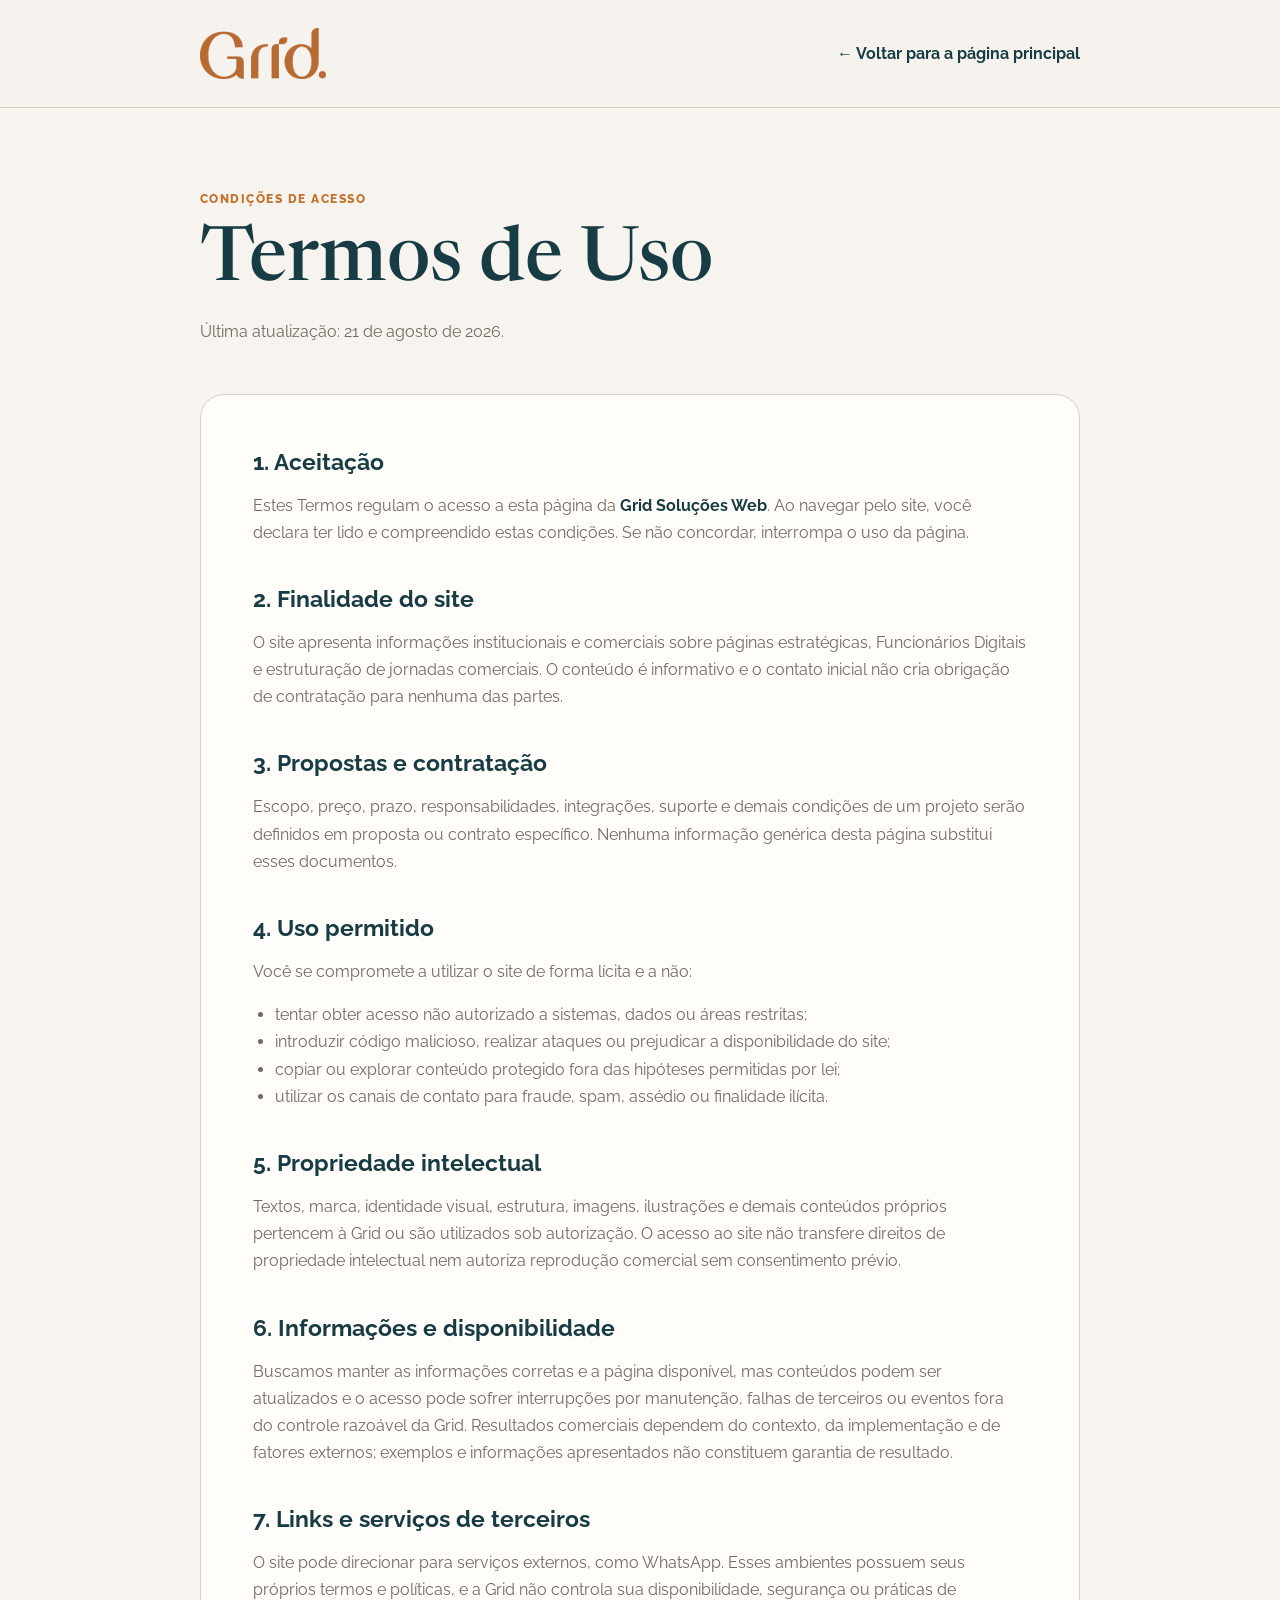
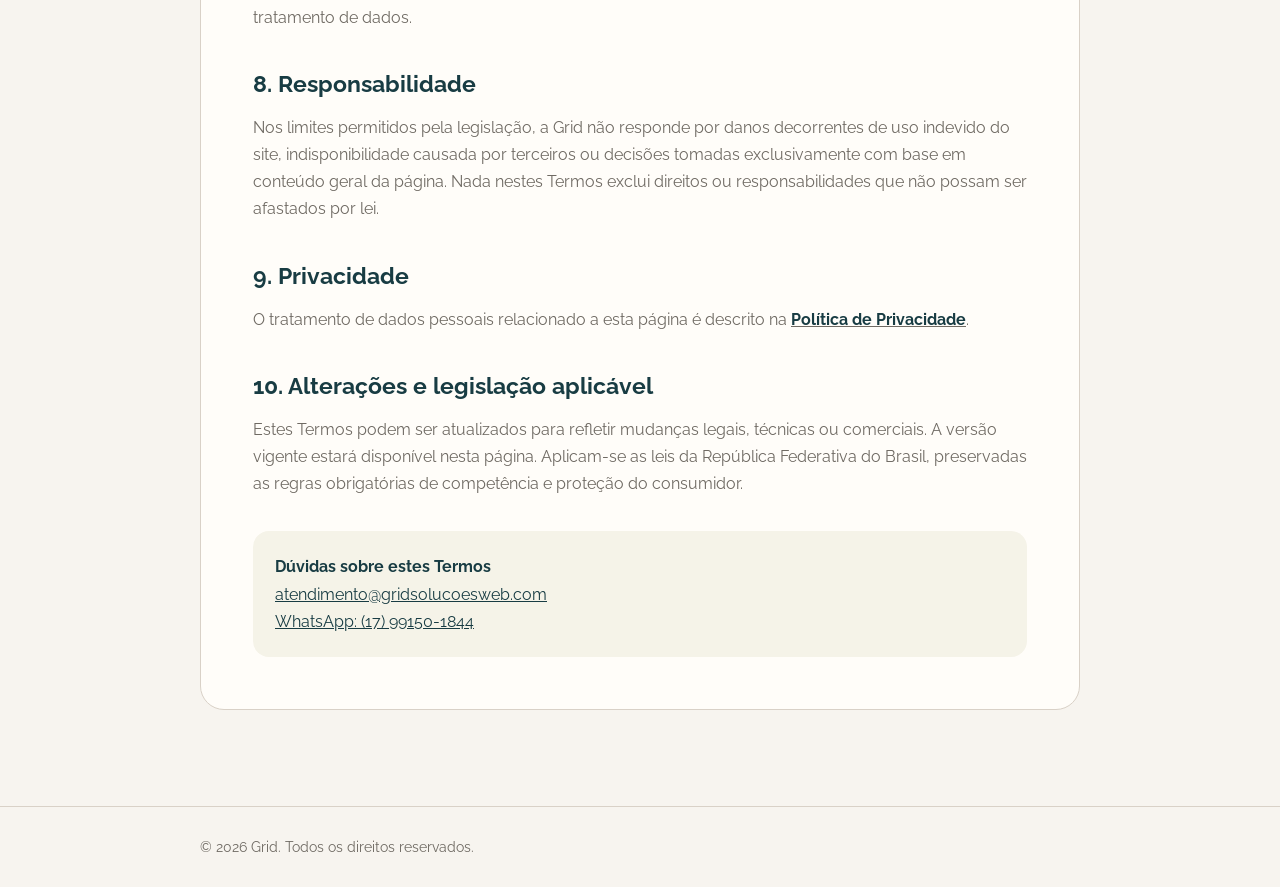
<file: landing-pages/grid-lp-func-dig-para-prestadora-de-servico/termos-de-uso.html>
<!DOCTYPE html>
<html lang="pt-BR">
<head>
  <meta charset="UTF-8" />
  <meta name="viewport" content="width=device-width, initial-scale=1.0" />
  <meta name="description" content="Termos de Uso do site da Grid Soluções Web." />
  <title>Termos de Uso — Grid</title>
  <link rel="preload" as="font" type="font/woff2" href="../../assets/fonts/lp-principal-v1/raleway-latin-variable.woff2" crossorigin />
  <style>
    @font-face{
      font-family:"Raleway";font-style:normal;font-weight:400 900;font-display:swap;
      src:url("../../assets/fonts/lp-principal-v1/raleway-latin-variable.woff2") format("woff2");
    }
    @font-face{
      font-family:"Newsreader";font-style:normal;font-weight:400 700;font-display:swap;
      src:url("../../assets/fonts/lp-principal-v1/newsreader-latin-variable.woff2") format("woff2");
    }
    :root{--bg:#f7f4ef;--surface:#fffdf9;--ink:#183c43;--muted:#6f6a63;--line:#d9d1c7;--accent:#c1712a;--max:880px}
    *{box-sizing:border-box}
    html{scroll-behavior:smooth}
    body{margin:0;background:var(--bg);color:var(--ink);font-family:"Raleway",sans-serif;line-height:1.7;-webkit-font-smoothing:antialiased}
    a{color:inherit}
    a:focus-visible{outline:3px solid var(--accent);outline-offset:4px}
    .container{width:min(calc(100% - 40px),var(--max));margin-inline:auto}
    header{padding:28px 0;border-bottom:1px solid var(--line);background:rgba(247,244,239,.92)}
    header .container{display:flex;align-items:center;justify-content:space-between;gap:24px}
    header img{display:block;width:126px;height:auto}
    .back{font-weight:700;text-decoration:none}
    main{padding:76px 0 96px}
    .eyebrow{color:var(--accent);font-size:.78rem;font-weight:800;letter-spacing:.12em;text-transform:uppercase}
    h1{max-width:760px;margin:14px 0 18px;font-family:"Newsreader",Georgia,serif;font-size:clamp(2.7rem,7vw,4.7rem);font-weight:500;line-height:1}
    .updated{margin-bottom:48px;color:var(--muted)}
    article{padding:clamp(24px,5vw,52px);border:1px solid var(--line);border-radius:24px;background:var(--surface)}
    h2{margin:38px 0 10px;font-size:1.45rem;line-height:1.25}
    h2:first-child{margin-top:0}
    p,li{color:var(--muted)}
    strong{color:var(--ink)}
    ul{padding-left:22px}
    .contact{margin-top:34px;padding:22px;border-radius:16px;background:#f5f3e8}
    footer{padding:28px 0;border-top:1px solid var(--line);color:var(--muted);font-size:.9rem}
    @media(max-width:600px){header .container{align-items:flex-start;flex-direction:column}main{padding-top:54px}}
    @media(prefers-reduced-motion:reduce){html{scroll-behavior:auto}}
  </style>
</head>
<body>
  <header>
    <div class="container">
      <a href="/" aria-label="Voltar para a página principal da Grid">
        <img src="../../assets/logo/Logo_grid-laranja.png" alt="Grid." width="2596" height="1050" />
      </a>
      <a class="back" href="/">← Voltar para a página principal</a>
    </div>
  </header>

  <main>
    <div class="container">
      <span class="eyebrow">Condições de acesso</span>
      <h1>Termos de Uso</h1>
      <p class="updated">Última atualização: 21 de agosto de 2026.</p>

      <article>
        <h2>1. Aceitação</h2>
        <p>Estes Termos regulam o acesso a esta página da <strong>Grid Soluções Web</strong>. Ao navegar pelo site, você declara ter lido e compreendido estas condições. Se não concordar, interrompa o uso da página.</p>

        <h2>2. Finalidade do site</h2>
        <p>O site apresenta informações institucionais e comerciais sobre páginas estratégicas, Funcionários Digitais e estruturação de jornadas comerciais. O conteúdo é informativo e o contato inicial não cria obrigação de contratação para nenhuma das partes.</p>

        <h2>3. Propostas e contratação</h2>
        <p>Escopo, preço, prazo, responsabilidades, integrações, suporte e demais condições de um projeto serão definidos em proposta ou contrato específico. Nenhuma informação genérica desta página substitui esses documentos.</p>

        <h2>4. Uso permitido</h2>
        <p>Você se compromete a utilizar o site de forma lícita e a não:</p>
        <ul>
          <li>tentar obter acesso não autorizado a sistemas, dados ou áreas restritas;</li>
          <li>introduzir código malicioso, realizar ataques ou prejudicar a disponibilidade do site;</li>
          <li>copiar ou explorar conteúdo protegido fora das hipóteses permitidas por lei;</li>
          <li>utilizar os canais de contato para fraude, spam, assédio ou finalidade ilícita.</li>
        </ul>

        <h2>5. Propriedade intelectual</h2>
        <p>Textos, marca, identidade visual, estrutura, imagens, ilustrações e demais conteúdos próprios pertencem à Grid ou são utilizados sob autorização. O acesso ao site não transfere direitos de propriedade intelectual nem autoriza reprodução comercial sem consentimento prévio.</p>

        <h2>6. Informações e disponibilidade</h2>
        <p>Buscamos manter as informações corretas e a página disponível, mas conteúdos podem ser atualizados e o acesso pode sofrer interrupções por manutenção, falhas de terceiros ou eventos fora do controle razoável da Grid. Resultados comerciais dependem do contexto, da implementação e de fatores externos; exemplos e informações apresentados não constituem garantia de resultado.</p>

        <h2>7. Links e serviços de terceiros</h2>
        <p>O site pode direcionar para serviços externos, como WhatsApp. Esses ambientes possuem seus próprios termos e políticas, e a Grid não controla sua disponibilidade, segurança ou práticas de tratamento de dados.</p>

        <h2>8. Responsabilidade</h2>
        <p>Nos limites permitidos pela legislação, a Grid não responde por danos decorrentes de uso indevido do site, indisponibilidade causada por terceiros ou decisões tomadas exclusivamente com base em conteúdo geral da página. Nada nestes Termos exclui direitos ou responsabilidades que não possam ser afastados por lei.</p>

        <h2>9. Privacidade</h2>
        <p>O tratamento de dados pessoais relacionado a esta página é descrito na <a href="/politica-de-privacidade/"><strong>Política de Privacidade</strong></a>.</p>

        <h2>10. Alterações e legislação aplicável</h2>
        <p>Estes Termos podem ser atualizados para refletir mudanças legais, técnicas ou comerciais. A versão vigente estará disponível nesta página. Aplicam-se as leis da República Federativa do Brasil, preservadas as regras obrigatórias de competência e proteção do consumidor.</p>

        <div class="contact">
          <strong>Dúvidas sobre estes Termos</strong><br />
          <a href="mailto:atendimento@gridsolucoesweb.com">atendimento@gridsolucoesweb.com</a><br />
          <a href="https://wa.me/5517991501844" target="_blank" rel="noopener noreferrer">WhatsApp: (17) 99150-1844</a>
        </div>
      </article>
    </div>
  </main>

  <footer>
    <div class="container">© <span id="year"></span> Grid. Todos os direitos reservados.</div>
  </footer>
  <script>document.getElementById('year').textContent = new Date().getFullYear();</script>
</body>
</html>
</file>
<file: shared/css/tokens.css>
/* ============================================================
   GRID SOLUÇÕES WEB — Design Tokens
   Todas as variáveis do sistema de design em um só lugar.
   Altere aqui para propagar por todo o projeto.
   ============================================================ */

@import url('https://fonts.googleapis.com/css2?family=Playfair+Display:ital,wght@0,400;0,500;0,600;0,700;1,400;1,500&family=Cormorant+Garamond:ital,wght@0,300;0,400;0,500;1,300;1,400&family=DM+Sans:ital,opsz,wght@0,9..40,300;0,9..40,400;0,9..40,500;1,9..40,300&display=swap');

:root {
  /* ── Paleta Principal ── */
  --terracota:        #8B3A1A;
  --terracota-deep:   #6B2A0E;
  --terracota-mid:    #A04A22;
  --terracota-light:  #C06030;

  --champagne:        #D4A96A;
  --champagne-light:  #E8C98A;
  --champagne-pale:   #F2DFB5;

  --cream:            #F5EDD8;
  --cream-dark:       #EAD9B8;
  --off-white:        #FAF6EE;

  --brown-dark:       #2C1810;
  --brown-mid:        #4A2418;

  --teal:             #2E7D6E;
  --teal-light:       #3D9E8A;

  --copper:           #B8603A;

  /* ── Texto sobre Terracota ── */
  --text-on-terra:        #F2DFB5;
  --text-muted-on-terra:  rgba(242, 223, 181, 0.65);

  /* ── Tipografia ── */
  --font-display:  'Playfair Display', Georgia, serif;
  --font-body:     'DM Sans', system-ui, sans-serif;
  --font-elegant:  'Cormorant Garamond', Georgia, serif;

  /* ── Escala de Tipo ── */
  --text-xs:    0.65rem;
  --text-sm:    0.75rem;
  --text-base:  0.88rem;
  --text-md:    1rem;
  --text-lg:    1.15rem;
  --text-xl:    1.3rem;
  --text-2xl:   1.9rem;

  /* ── Espaçamento ── */
  --space-xs:   0.35rem;
  --space-sm:   0.75rem;
  --space-md:   1.25rem;
  --space-lg:   2rem;
  --space-xl:   3rem;
  --space-2xl:  5rem;
  --space-3xl:  6rem;

  /* ── Border Radius ── */
  --radius-sm:  2px;
  --radius-md:  8px;
  --radius-lg:  12px;
  --radius-xl:  18px;
  --radius-full: 9999px;

  /* ── Sombras ── */
  --shadow-sm:  0 2px 8px rgba(44, 24, 16, 0.08);
  --shadow-md:  0 8px 24px rgba(44, 24, 16, 0.12);
  --shadow-lg:  0 24px 64px rgba(44, 24, 16, 0.16);
  --shadow-xl:  0 40px 80px rgba(0, 0, 0, 0.5);

  /* ── Transições ── */
  --transition-fast:    0.15s ease;
  --transition-base:    0.25s ease;
  --transition-slow:    0.4s ease;

  /* ── Z-index ── */
  --z-base:     1;
  --z-nav:      100;
  --z-float:    200;
  --z-modal:    300;

  /* ── Container ── */
  --container-max: 1200px;
  --container-padding: 3rem;
}

/* ── Tipografia Base do Body ── */
body {
  font-family: var(--font-body);
  background: var(--off-white);
  color: var(--brown-dark);
}
</file>
<file: shared/css/components.css>
/* ============================================================
   GRID SOLUÇÕES WEB — Components
   Componentes reutilizáveis: nav, botões, seção, footer,
   formulários, float, animações, utilitários.
   ============================================================ */

/* ── NAV ────────────────────────────────────────────────── */
nav {
  position: fixed;
  top: 0; left: 0; right: 0;
  z-index: var(--z-nav);
  padding: 1.25rem var(--container-padding);
  display: flex;
  align-items: center;
  justify-content: space-between;
  background: rgba(250, 246, 238, 0.92);
  backdrop-filter: blur(12px);
  -webkit-backdrop-filter: blur(12px);
  border-bottom: 0.5px solid rgba(180, 120, 60, 0.18);
  transition: background var(--transition-base), box-shadow var(--transition-base);
}

.nav-logo {
  font-family: var(--font-display);
  font-size: 1.1rem;
  font-weight: 600;
  color: var(--brown-dark);
  letter-spacing: 0.04em;
}

.nav-logo span { color: var(--terracota-light); }

.nav-links {
  display: flex;
  gap: 2.5rem;
  align-items: center;
}

.nav-links a {
  font-size: var(--text-sm);
  font-weight: 400;
  color: var(--brown-mid);
  letter-spacing: 0.08em;
  text-transform: uppercase;
  transition: color var(--transition-fast);
}

.nav-links a:hover { color: var(--terracota-light); }

.nav-cta {
  background: var(--terracota) !important;
  color: var(--champagne-pale) !important;
  padding: 0.5rem 1.25rem;
  border-radius: var(--radius-sm);
}

.nav-cta:hover {
  background: var(--terracota-mid) !important;
  color: var(--champagne-pale) !important;
}

/* ── SEÇÃO BASE ──────────────────────────────────────────── */
.section-inner {
  max-width: var(--container-max);
  margin: 0 auto;
}

.section-label {
  font-size: 0.72rem;
  font-weight: 400;
  letter-spacing: 0.2em;
  text-transform: uppercase;
  color: var(--terracota-light);
  margin-bottom: 0.75rem;
  display: flex;
  align-items: center;
  gap: 0.75rem;
}

.section-label::before {
  content: '';
  display: block;
  width: 1.5rem;
  height: 1px;
  background: var(--terracota-light);
  flex-shrink: 0;
}

.section-label--light {
  color: var(--champagne);
  opacity: 0.7;
}

.section-label--light::before { background: var(--champagne); }

.section-title {
  font-family: var(--font-display);
  font-size: clamp(2rem, 3.5vw, 3rem);
  font-weight: 500;
  line-height: 1.15;
  color: var(--brown-dark);
  margin-bottom: 1.25rem;
  letter-spacing: -0.01em;
}

.section-title em {
  font-style: italic;
  color: var(--terracota);
}

.section-title--light {
  color: var(--champagne-pale);
}

.section-title--light em { color: var(--champagne); }

.section-desc {
  font-family: var(--font-elegant);
  font-size: 1.15rem;
  font-weight: 300;
  line-height: 1.75;
  color: var(--brown-mid);
  max-width: 580px;
}

.section-desc--light {
  color: rgba(242, 223, 181, 0.65);
}

/* ── BOTÕES ──────────────────────────────────────────────── */
.btn-primary {
  background: var(--champagne);
  color: var(--brown-dark);
  padding: 0.875rem 2rem;
  font-size: var(--text-sm);
  font-weight: 500;
  letter-spacing: 0.08em;
  text-transform: uppercase;
  border-radius: var(--radius-sm);
  transition: background var(--transition-fast), transform var(--transition-fast);
  display: inline-flex;
  align-items: center;
  gap: 0.5rem;
  border: none;
  cursor: pointer;
}

.btn-primary:hover {
  background: var(--champagne-light);
  transform: translateY(-1px);
}

.btn-primary--dark {
  background: var(--terracota);
  color: var(--champagne-pale);
}

.btn-primary--dark:hover { background: var(--terracota-mid); }

.btn-ghost {
  color: var(--champagne-pale);
  font-size: var(--text-sm);
  font-weight: 400;
  letter-spacing: 0.08em;
  text-transform: uppercase;
  display: inline-flex;
  align-items: center;
  gap: 0.5rem;
  border-bottom: 1px solid rgba(212, 169, 106, 0.4);
  padding-bottom: 2px;
  transition: border-color var(--transition-fast);
}

.btn-ghost:hover { border-color: var(--champagne); }

.btn-ghost--dark {
  color: var(--terracota-light);
  border-bottom-color: rgba(192, 96, 48, 0.4);
}

.btn-ghost--dark:hover { border-color: var(--terracota); }

/* ── FORMULÁRIOS ─────────────────────────────────────────── */
.form-group {
  display: flex;
  flex-direction: column;
  gap: 0.35rem;
}

.form-group label {
  font-size: 0.72rem;
  font-weight: 400;
  letter-spacing: 0.1em;
  text-transform: uppercase;
  color: rgba(212, 169, 106, 0.65);
}

.form-group input,
.form-group select,
.form-group textarea {
  background: rgba(255, 255, 255, 0.06);
  border: 0.5px solid rgba(212, 169, 106, 0.25);
  border-radius: var(--radius-sm);
  padding: 0.75rem 1rem;
  font-family: var(--font-body);
  font-size: 0.9rem;
  font-weight: 300;
  color: var(--champagne-pale);
  transition: border-color var(--transition-fast), background var(--transition-fast);
  outline: none;
  -webkit-appearance: none;
  width: 100%;
}

.form-group input::placeholder,
.form-group textarea::placeholder {
  color: rgba(212, 169, 106, 0.3);
}

.form-group input:focus,
.form-group textarea:focus,
.form-group select:focus {
  border-color: rgba(212, 169, 106, 0.55);
  background: rgba(255, 255, 255, 0.09);
}

.form-group select option {
  background: var(--terracota-deep);
  color: var(--champagne-pale);
}

.form-group textarea {
  resize: none;
  min-height: 100px;
}

.form-row {
  display: grid;
  grid-template-columns: 1fr 1fr;
  gap: 1rem;
}

.btn-submit {
  background: var(--champagne);
  color: var(--brown-dark);
  padding: 1rem 2rem;
  font-size: var(--text-sm);
  font-weight: 500;
  letter-spacing: 0.08em;
  text-transform: uppercase;
  border: none;
  border-radius: var(--radius-sm);
  cursor: pointer;
  transition: background var(--transition-fast), transform var(--transition-fast);
  margin-top: 0.5rem;
  width: 100%;
}

.btn-submit:hover {
  background: var(--champagne-light);
  transform: translateY(-1px);
}

.btn-submit:disabled {
  cursor: default;
  transform: none;
}

/* ── STRIP DE STATS ──────────────────────────────────────── */
.strip {
  background: var(--brown-dark);
  padding: 1.25rem var(--container-padding);
  overflow: hidden;
}

.strip-inner {
  display: flex;
  gap: 4rem;
  align-items: center;
  max-width: var(--container-max);
  margin: 0 auto;
  justify-content: space-between;
  flex-wrap: wrap;
}

.strip-stat { text-align: center; }

.strip-stat strong {
  font-family: var(--font-display);
  font-size: 2rem;
  font-weight: 600;
  color: var(--champagne);
  display: block;
}

.strip-stat span {
  font-size: var(--text-sm);
  font-weight: 300;
  color: rgba(212, 169, 106, 0.6);
  letter-spacing: 0.08em;
  text-transform: uppercase;
}

/* ── CHAT MOCKUP ─────────────────────────────────────────── */
.chat-mockup {
  background: rgba(255, 255, 255, 0.04);
  border: 0.5px solid rgba(212, 169, 106, 0.2);
  border-radius: var(--radius-lg);
  padding: 1.5rem;
  display: flex;
  flex-direction: column;
  gap: 1rem;
}

.chat-header {
  display: flex;
  align-items: center;
  gap: 0.75rem;
  padding-bottom: 1rem;
  border-bottom: 0.5px solid rgba(212, 169, 106, 0.15);
}

.chat-avatar {
  width: 36px;
  height: 36px;
  border-radius: 50%;
  background: var(--terracota);
  display: flex;
  align-items: center;
  justify-content: center;
  flex-shrink: 0;
}

.chat-avatar span {
  font-family: var(--font-display);
  font-size: 0.85rem;
  color: var(--champagne-pale);
  font-weight: 500;
}

.chat-info p {
  font-size: 0.82rem;
  font-weight: 500;
  color: var(--champagne-pale);
}

.chat-info span {
  font-size: var(--text-xs);
  color: var(--teal-light);
}

.chat-bubble {
  padding: 0.75rem 1rem;
  border-radius: var(--radius-md);
  font-size: 0.83rem;
  line-height: 1.5;
  max-width: 85%;
}

.bubble-received {
  background: rgba(255, 255, 255, 0.07);
  color: rgba(242, 223, 181, 0.75);
  align-self: flex-start;
  border-radius: 2px 8px 8px 8px;
}

.bubble-sent {
  background: var(--terracota);
  color: var(--champagne-pale);
  align-self: flex-end;
  border-radius: 8px 2px 8px 8px;
}

.bubble-time {
  font-size: var(--text-xs);
  color: rgba(212, 169, 106, 0.45);
  text-align: right;
  margin-top: 4px;
}

/* ── FOOTER ──────────────────────────────────────────────── */
footer {
  background: var(--brown-dark);
  padding: var(--space-xl);
  border-top: 0.5px solid rgba(212, 169, 106, 0.12);
}

.footer-inner {
  max-width: var(--container-max);
  margin: 0 auto;
  display: flex;
  justify-content: space-between;
  align-items: center;
  flex-wrap: wrap;
  gap: 1.5rem;
}

.footer-brand {
  font-family: var(--font-display);
  font-size: 1.1rem;
  font-weight: 600;
  color: var(--champagne-pale);
}

.footer-brand span { color: var(--champagne); }

.footer-sub {
  font-size: 0.72rem;
  color: rgba(212, 169, 106, 0.4);
  letter-spacing: 0.1em;
  text-transform: uppercase;
  margin-top: 4px;
}

.footer-links {
  display: flex;
  gap: 2rem;
}

.footer-links a {
  font-size: 0.78rem;
  color: rgba(212, 169, 106, 0.5);
  transition: color var(--transition-fast);
}

.footer-links a:hover { color: var(--champagne); }

.footer-copy {
  font-size: 0.72rem;
  color: rgba(212, 169, 106, 0.3);
}

/* ── WHATSAPP FLOAT ──────────────────────────────────────── */
.wpp-float {
  position: fixed;
  bottom: 2rem;
  right: 2rem;
  background: #25D366;
  width: 56px;
  height: 56px;
  border-radius: 50%;
  display: flex;
  align-items: center;
  justify-content: center;
  box-shadow: 0 8px 24px rgba(37, 211, 102, 0.35);
  z-index: var(--z-float);
  transition: transform var(--transition-fast), box-shadow var(--transition-fast);
}

.wpp-float:hover {
  transform: translateY(-3px);
  box-shadow: 0 12px 32px rgba(37, 211, 102, 0.45);
}

.wpp-float svg { width: 28px; height: 28px; fill: white; }

/* ── UTILITÁRIOS ─────────────────────────────────────────── */
.divider {
  width: 3rem;
  height: 1px;
  background: var(--terracota-light);
  opacity: 0.4;
  margin: 1.5rem 0;
}

.divider--light {
  background: var(--champagne);
  opacity: 0.35;
}

.container {
  max-width: var(--container-max);
  margin: 0 auto;
  padding: 0 var(--container-padding);
}

/* ── ANIMAÇÕES DE SCROLL ─────────────────────────────────── */
.fade-up {
  opacity: 0;
  transform: translateY(24px);
  transition: opacity 0.65s ease, transform 0.65s ease;
}

.fade-up.visible {
  opacity: 1;
  transform: translateY(0);
}

.fade-in {
  opacity: 0;
  transition: opacity 0.65s ease;
}

.fade-in.visible { opacity: 1; }

/* ── PADRÃO DE TEXTURA (SVG inline) ─────────────────────── */
.texture-overlay {
  position: absolute;
  inset: 0;
  background-image: url("data:image/svg+xml,%3Csvg width='60' height='60' viewBox='0 0 60 60' xmlns='http://www.w3.org/2000/svg'%3E%3Cg fill='none' fill-rule='evenodd'%3E%3Cg fill='%23D4A96A' fill-opacity='0.06'%3E%3Cpath d='M36 34v-4h-2v4h-4v2h4v4h2v-4h4v-2h-4zm0-30V0h-2v4h-4v2h4v4h2V6h4V4h-4zM6 34v-4H4v4H0v2h4v4h2v-4h4v-2H6zM6 4V0H4v4H0v2h4v4h2V6h4V4H6z'/%3E%3C/g%3E%3C/g%3E%3C/svg%3E");
  pointer-events: none;
}

/* ── RESPONSIVO GLOBAL ───────────────────────────────────── */
@media (max-width: 900px) {
  :root {
    --container-padding: 1.5rem;
  }

  nav { padding: 1rem var(--container-padding); }
  .nav-links { display: none; }

  .strip { padding: 1.25rem var(--container-padding); }
  .strip-inner { gap: 2rem; justify-content: center; }

  footer { padding: 2rem var(--container-padding); }
  .footer-inner { flex-direction: column; text-align: center; }
  .footer-links { justify-content: center; }

  .form-row { grid-template-columns: 1fr; }
}
</file>
